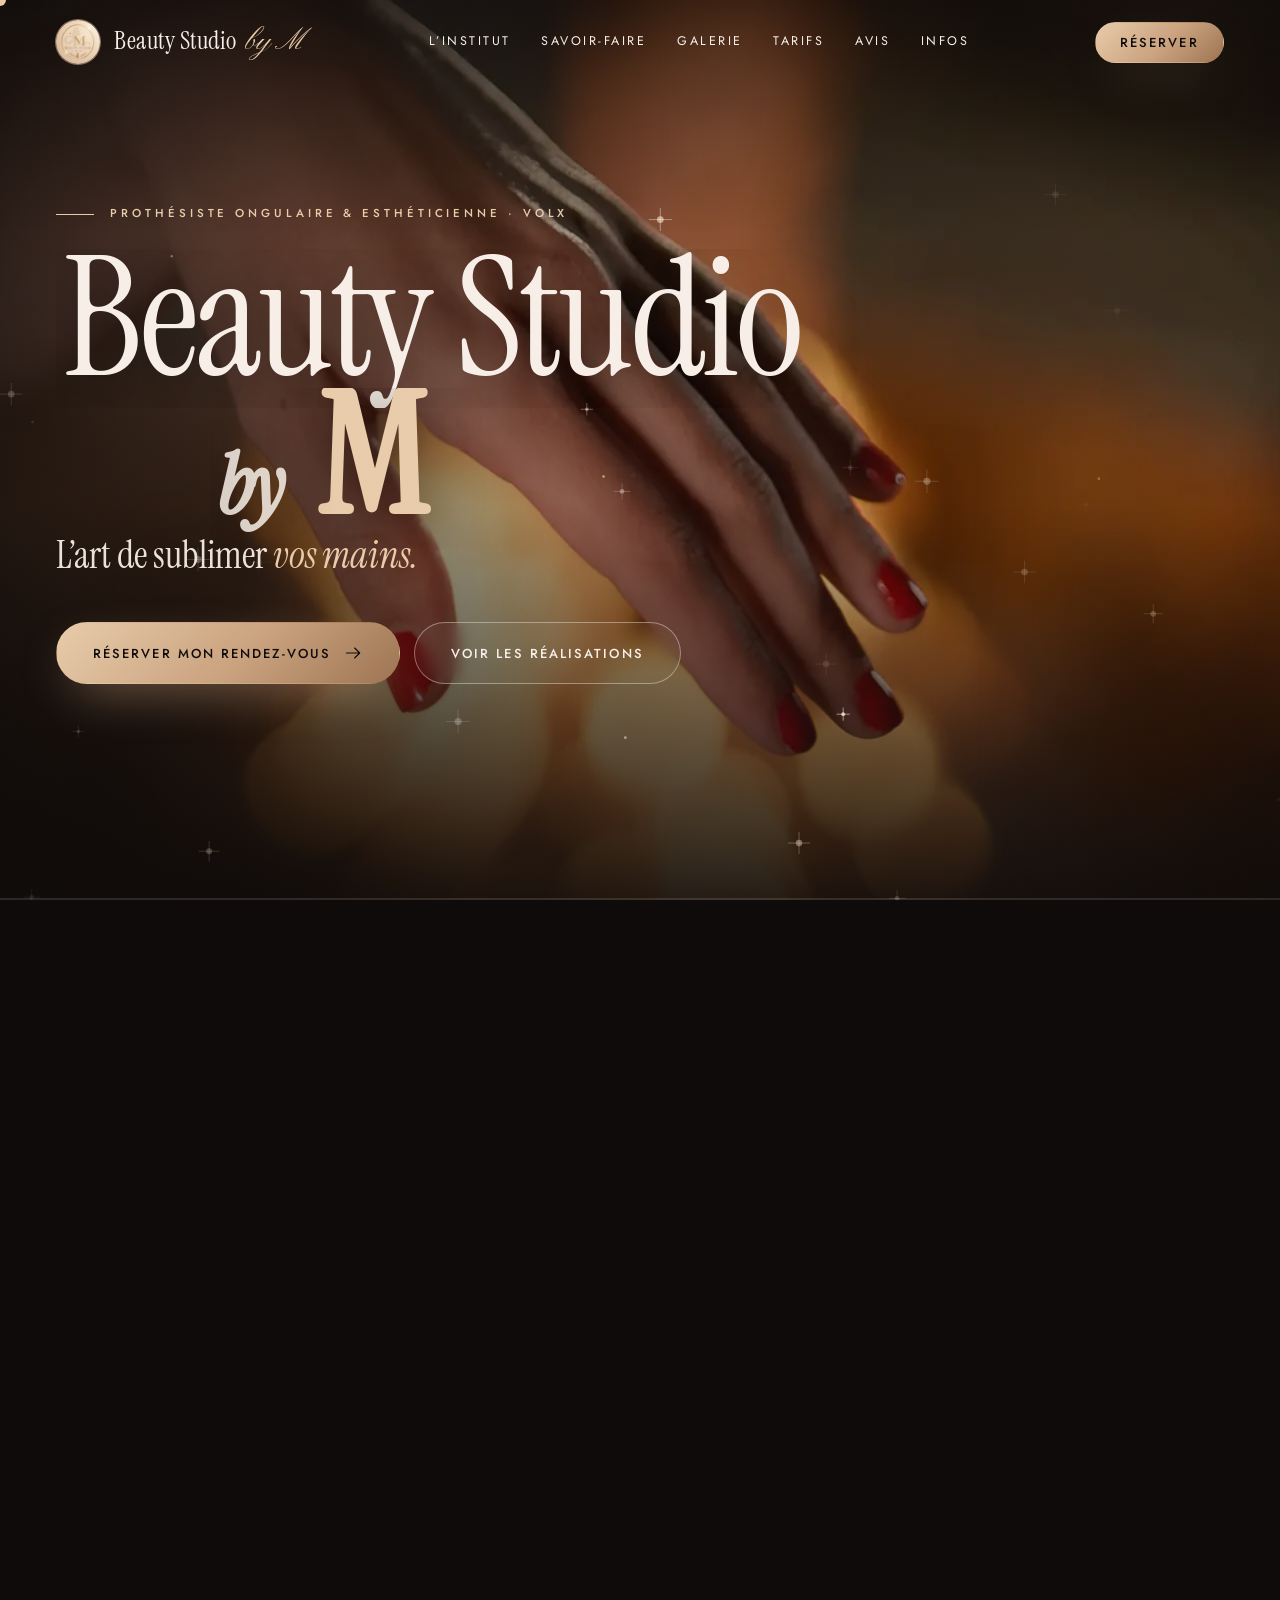
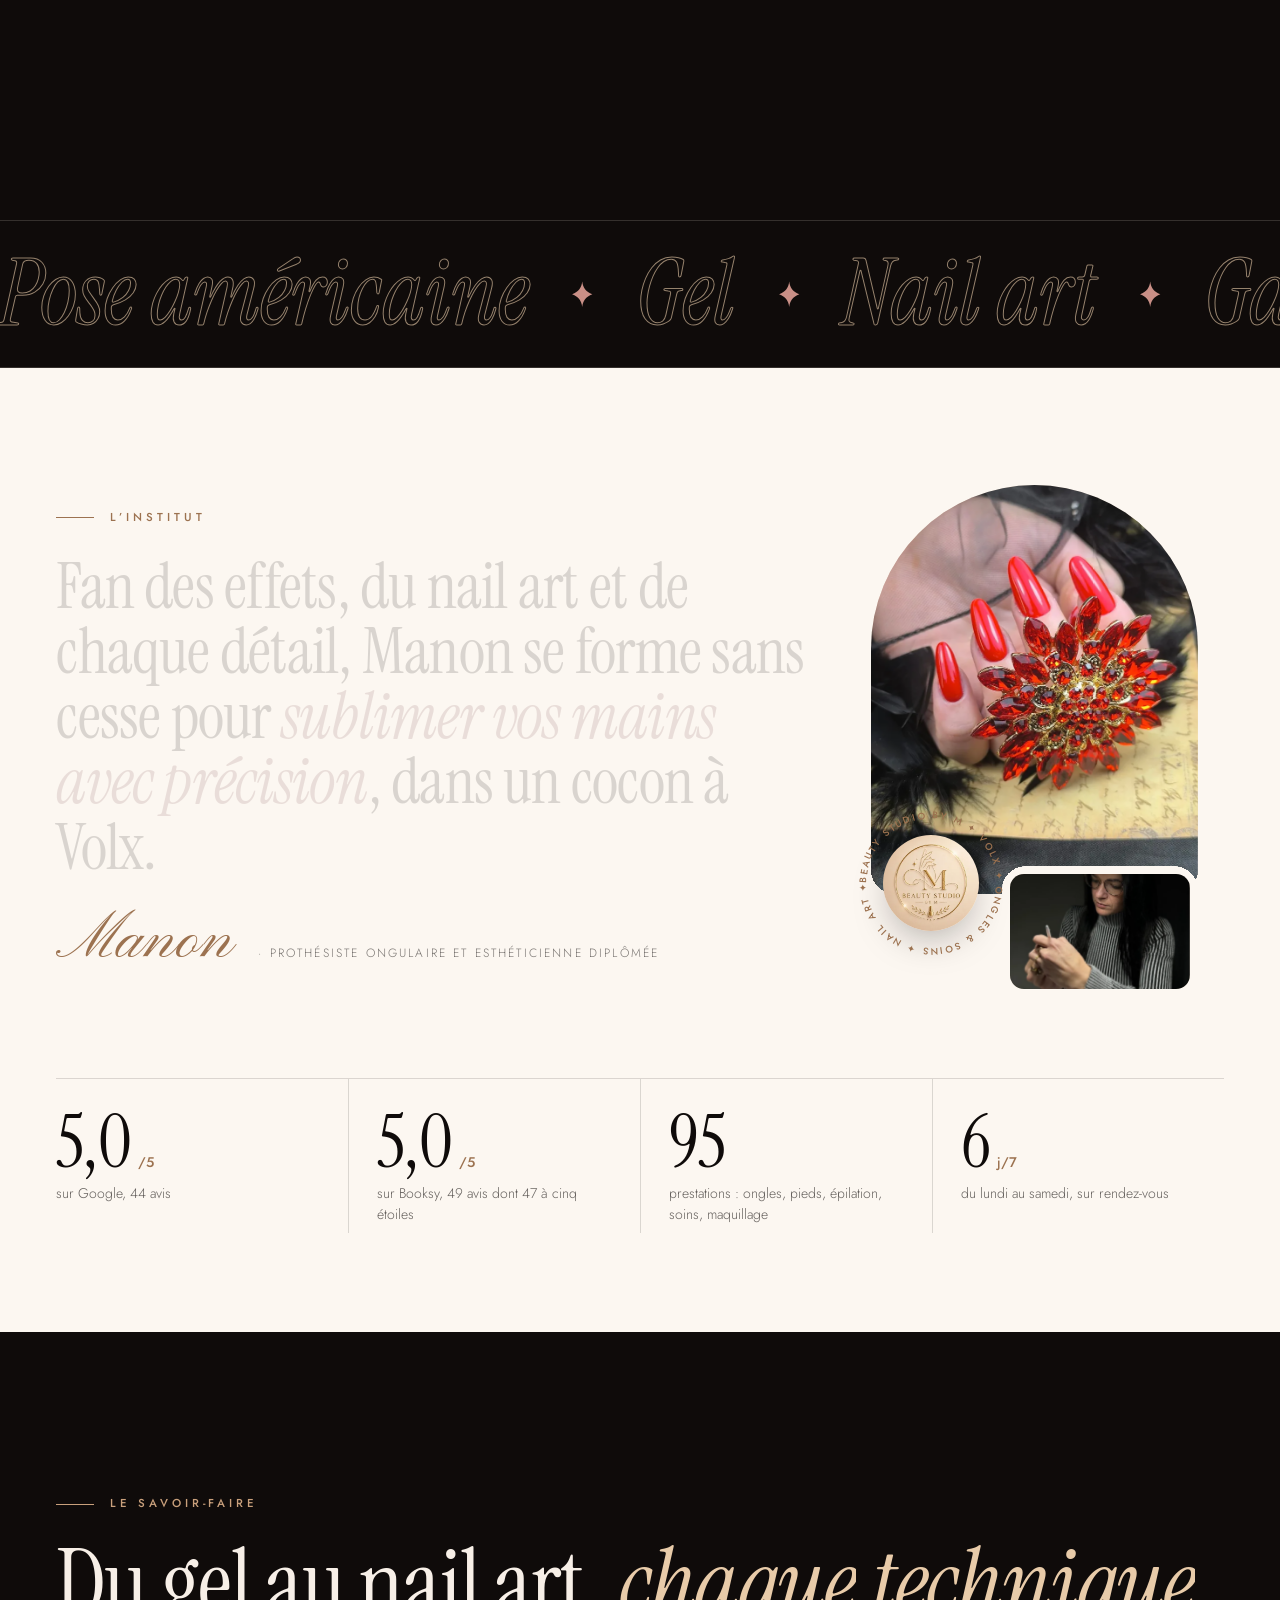
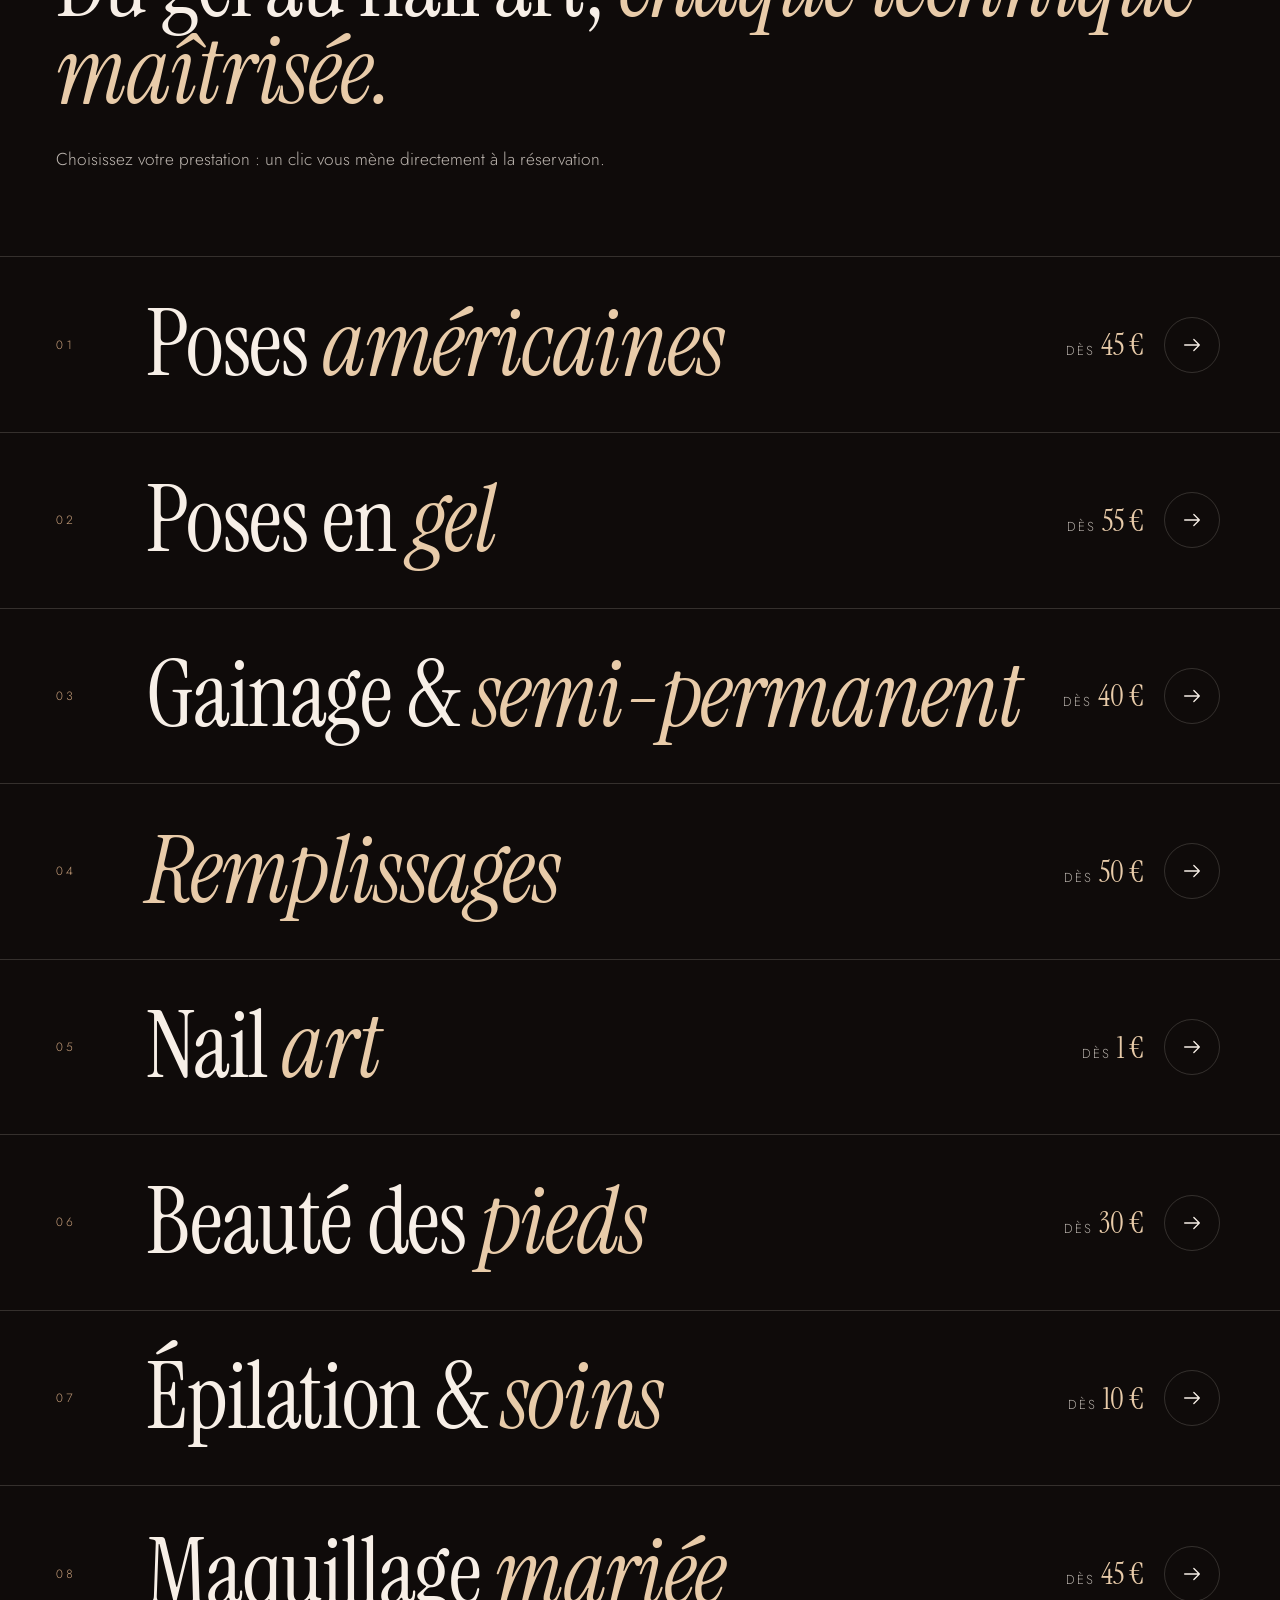
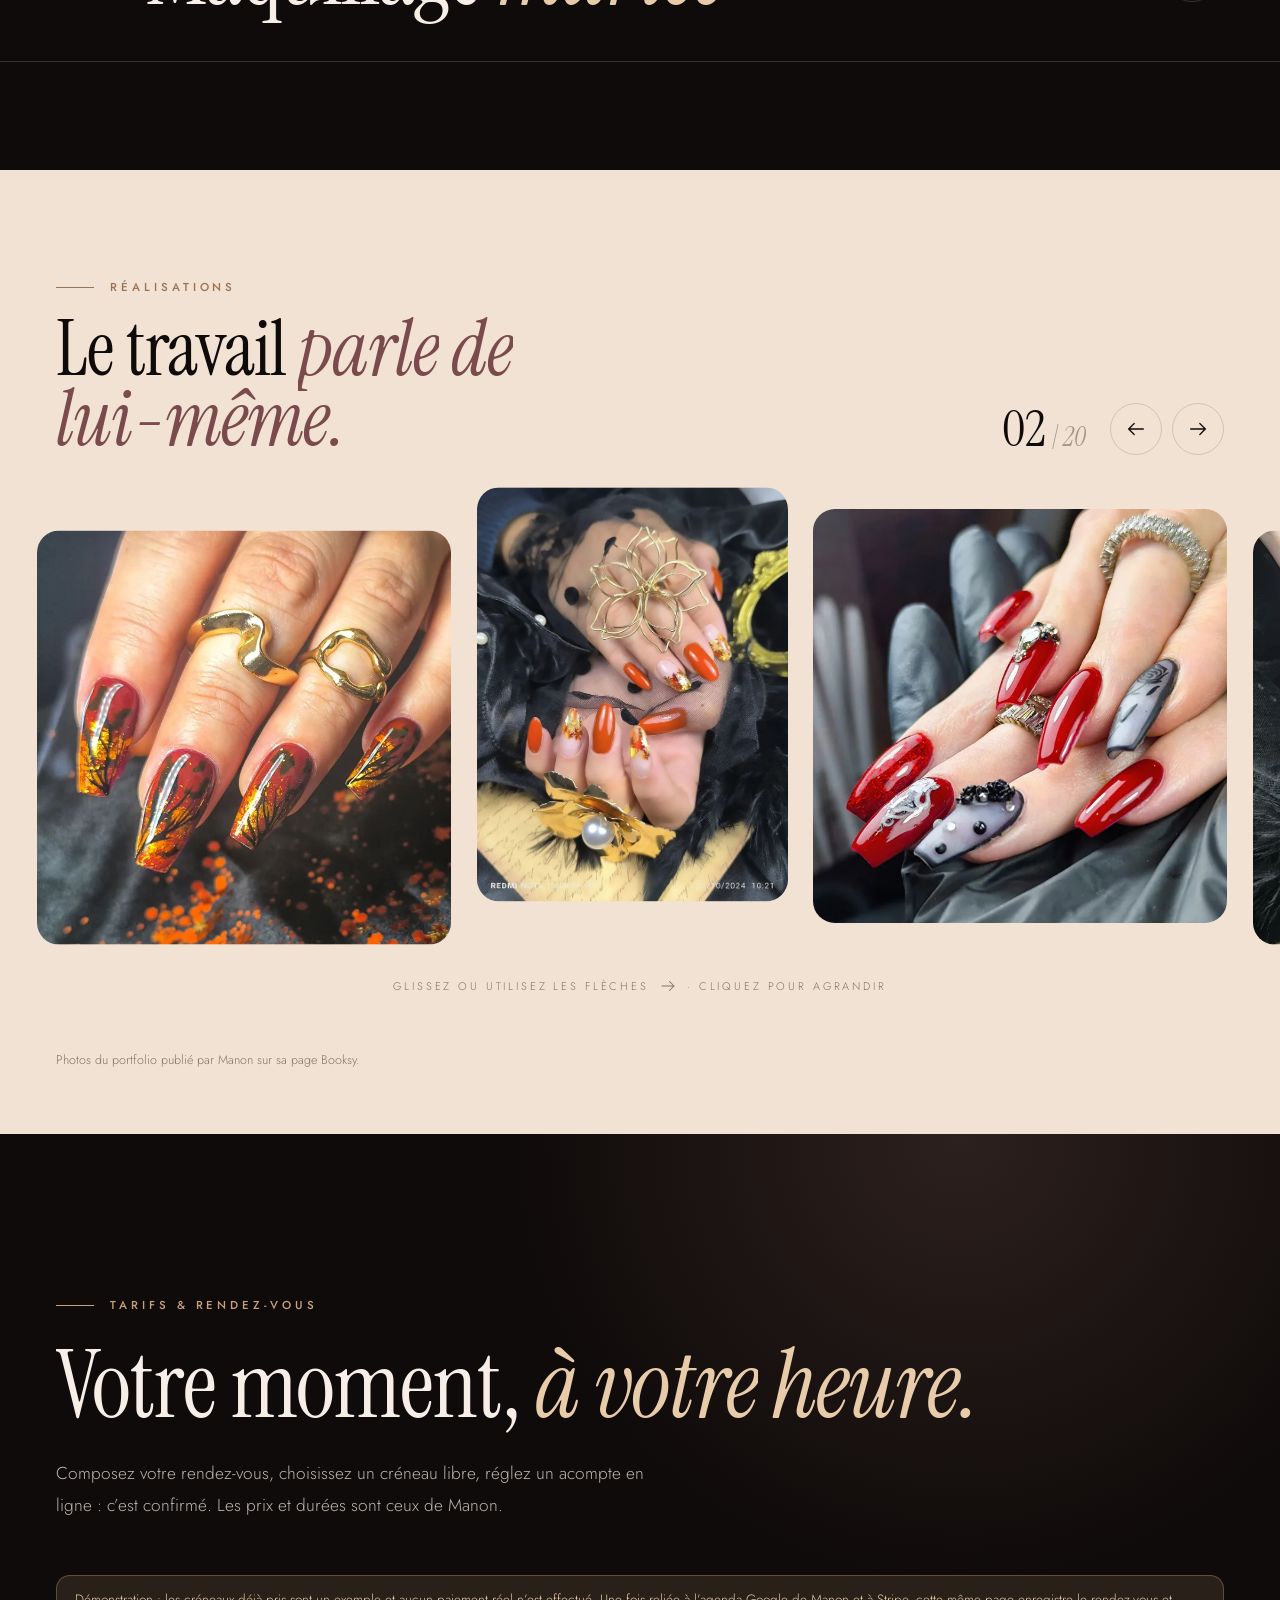
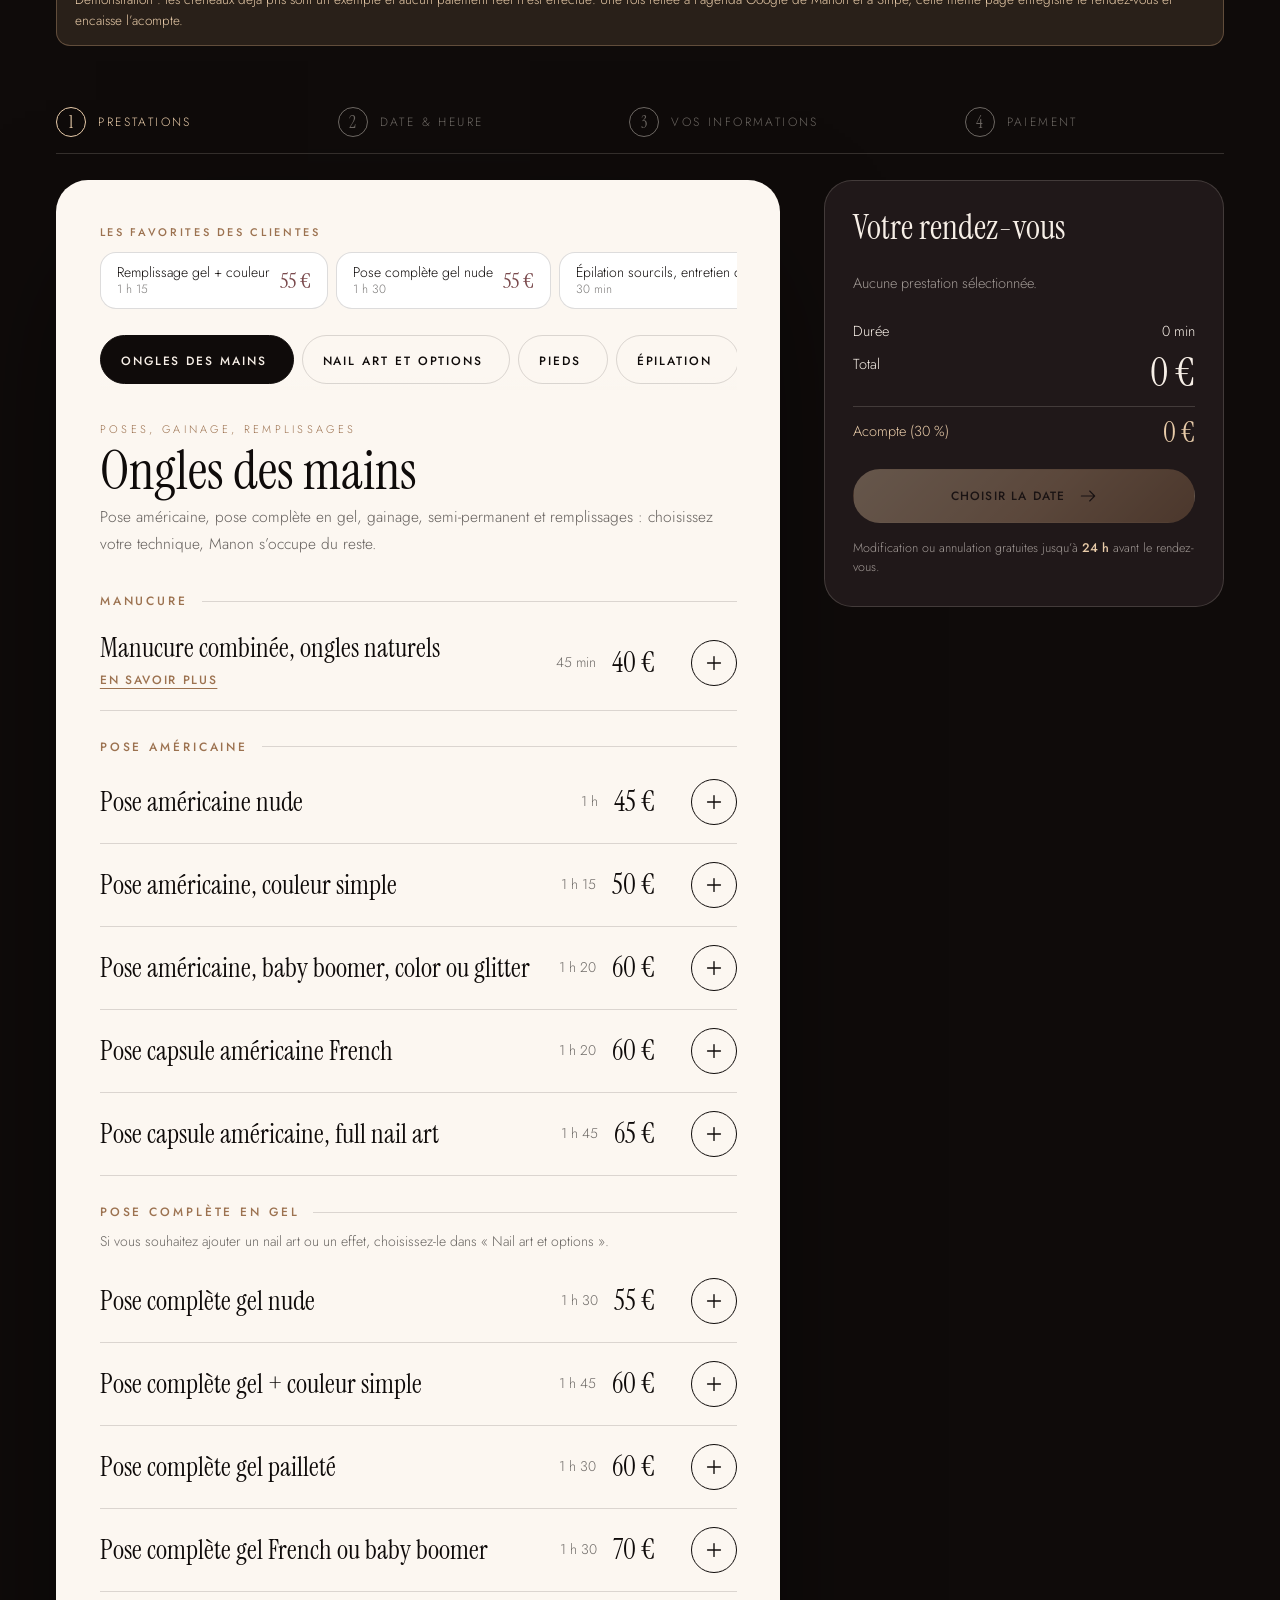
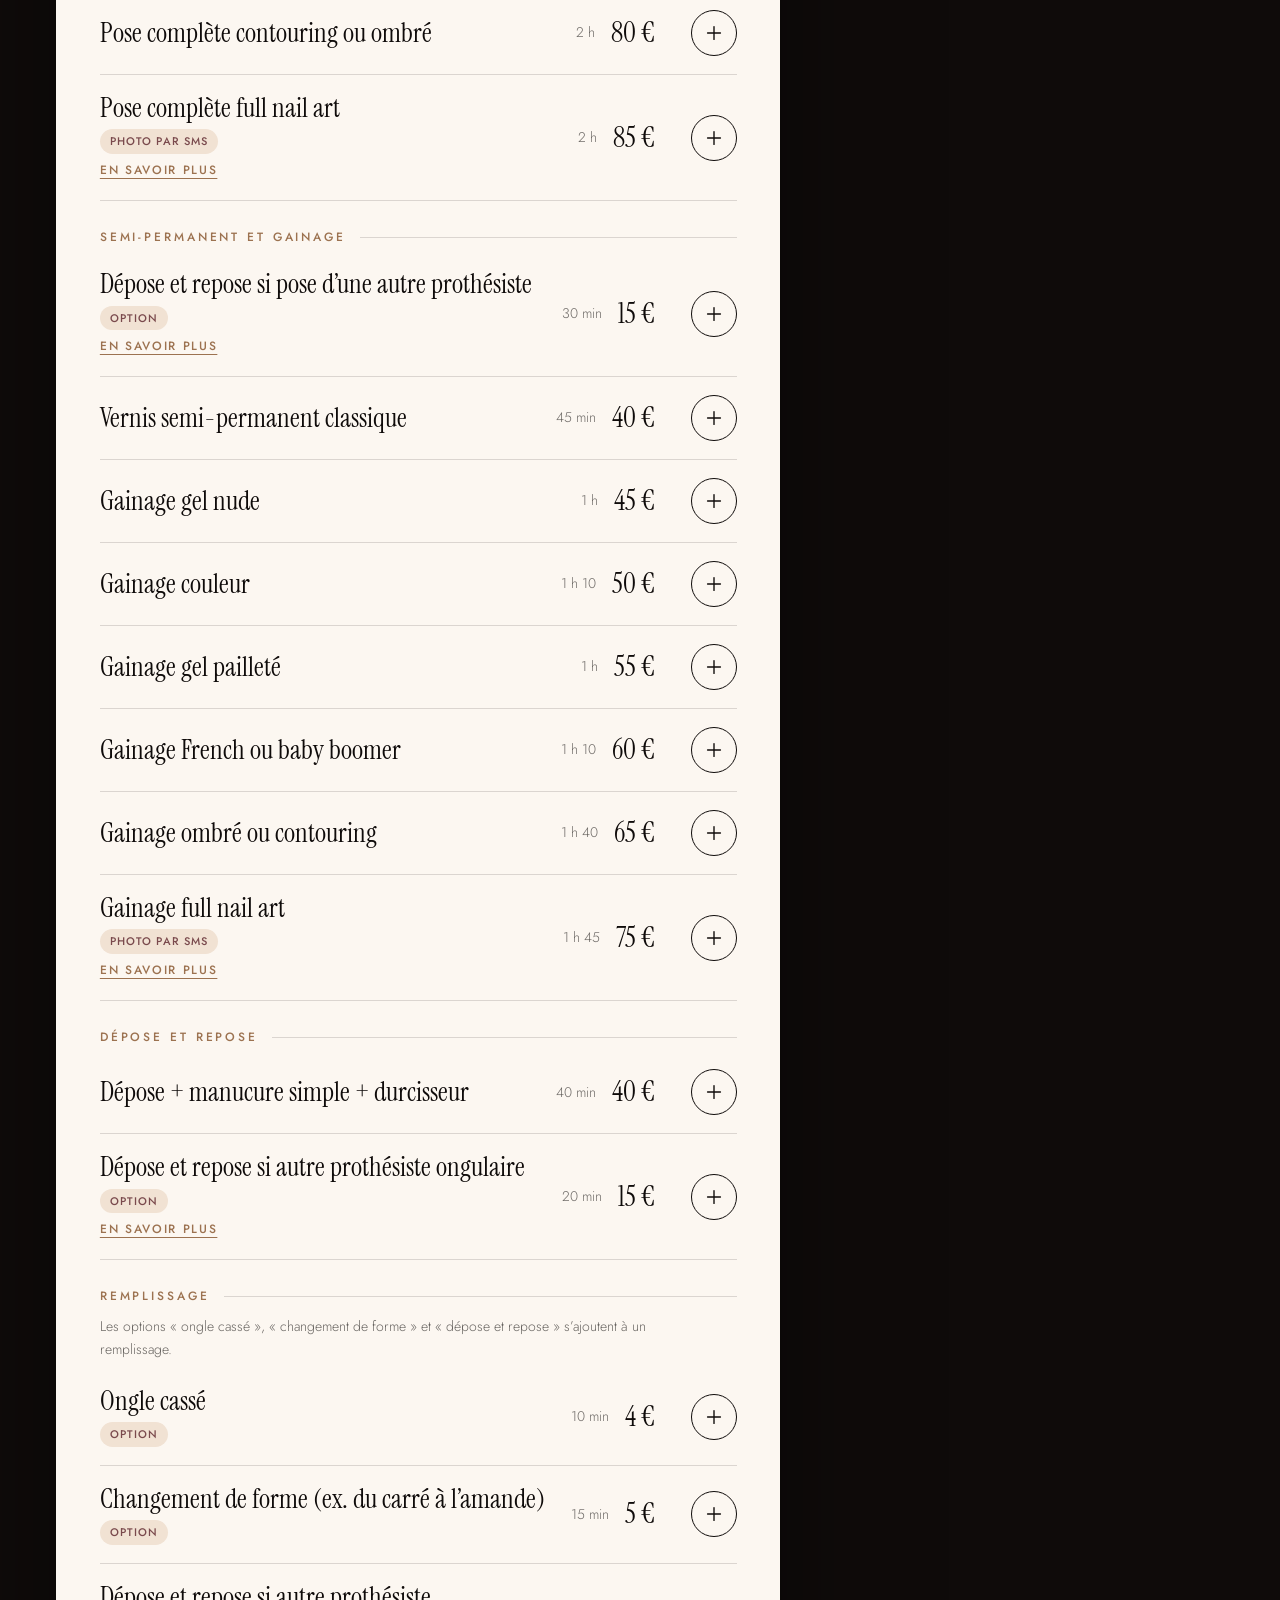
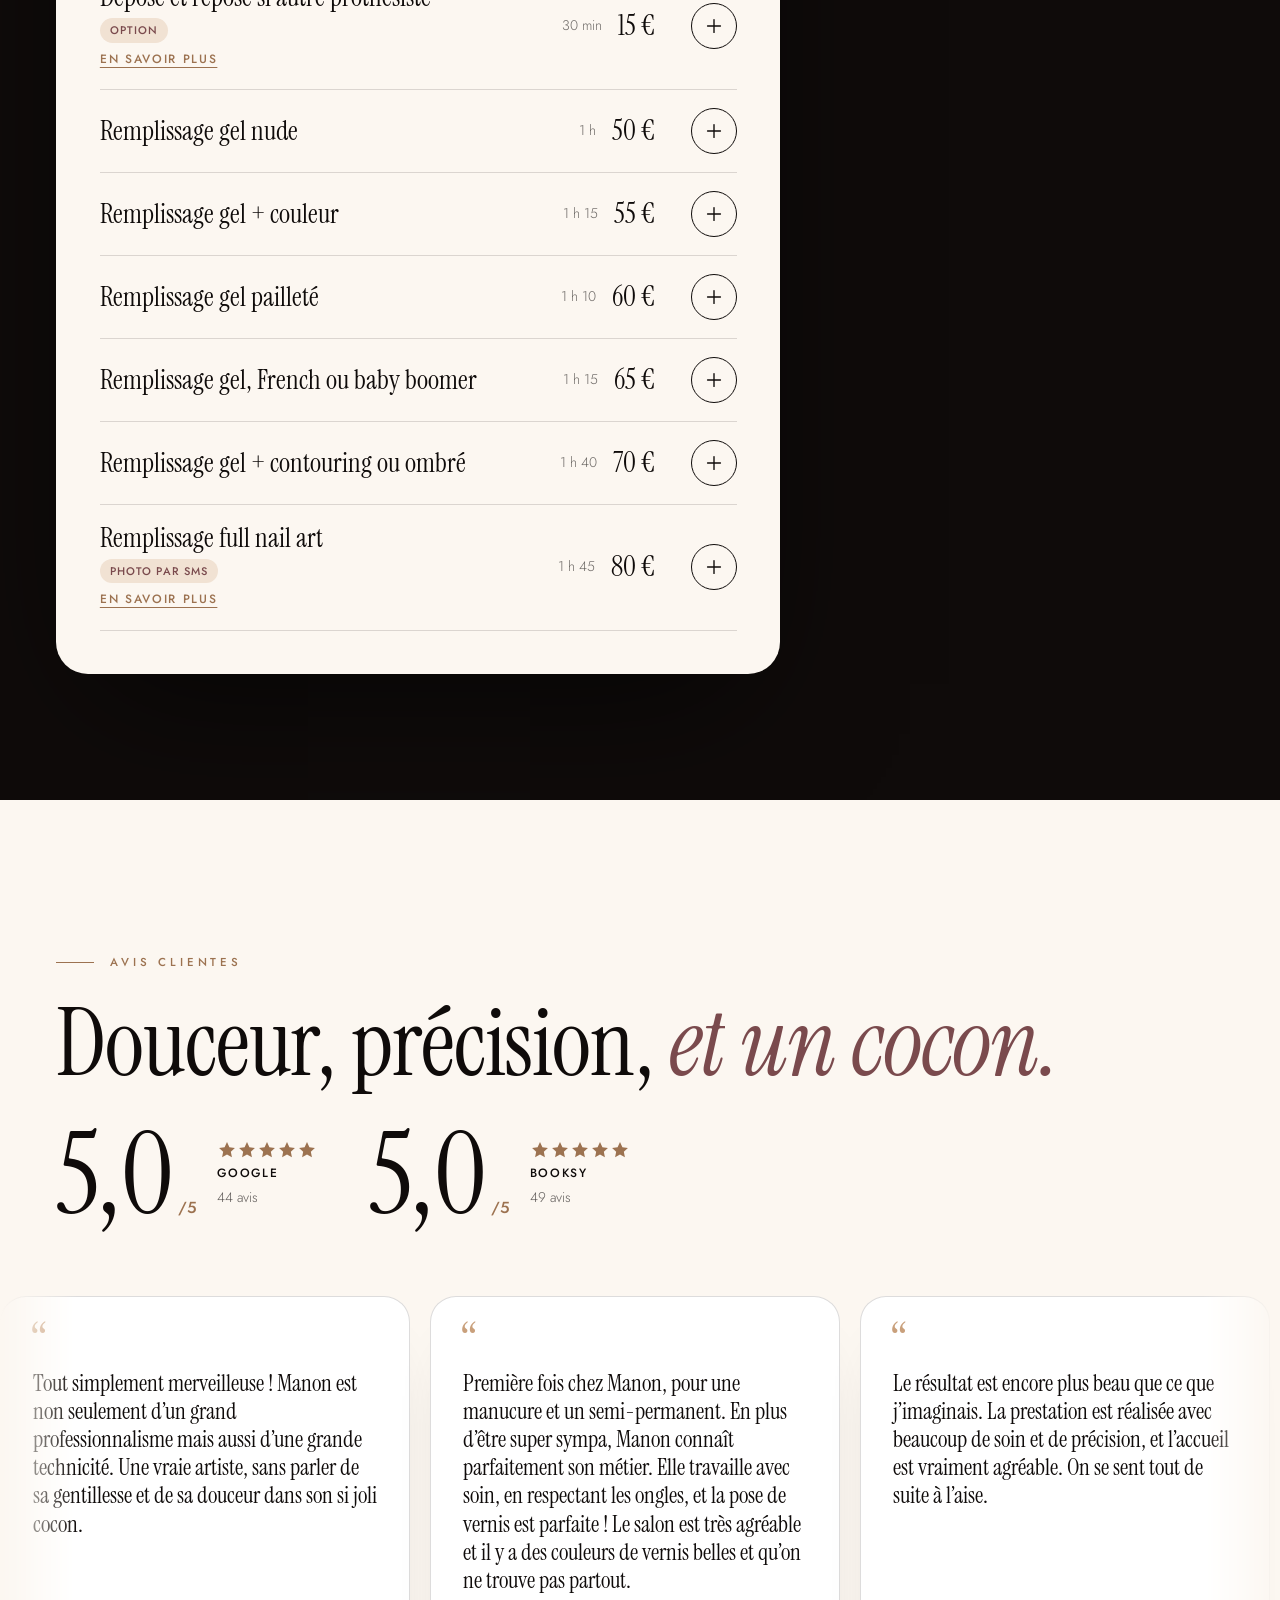
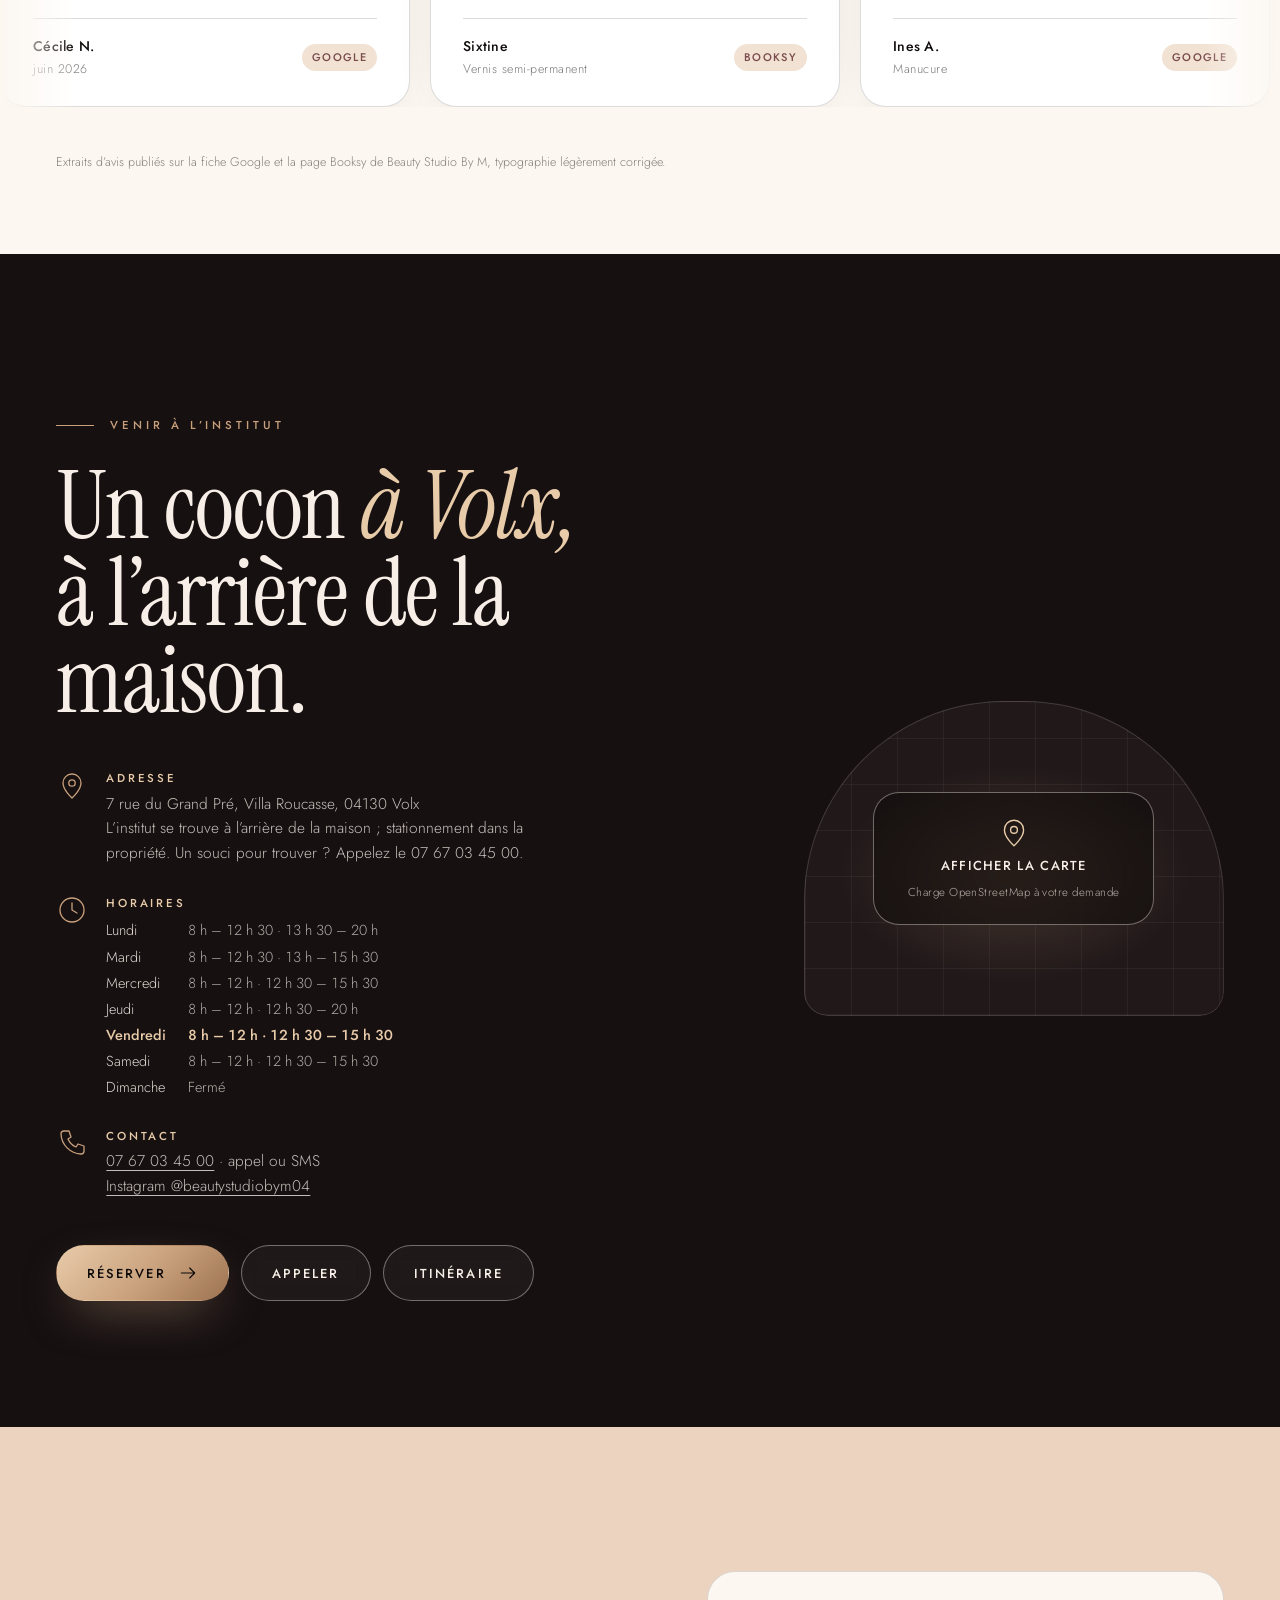
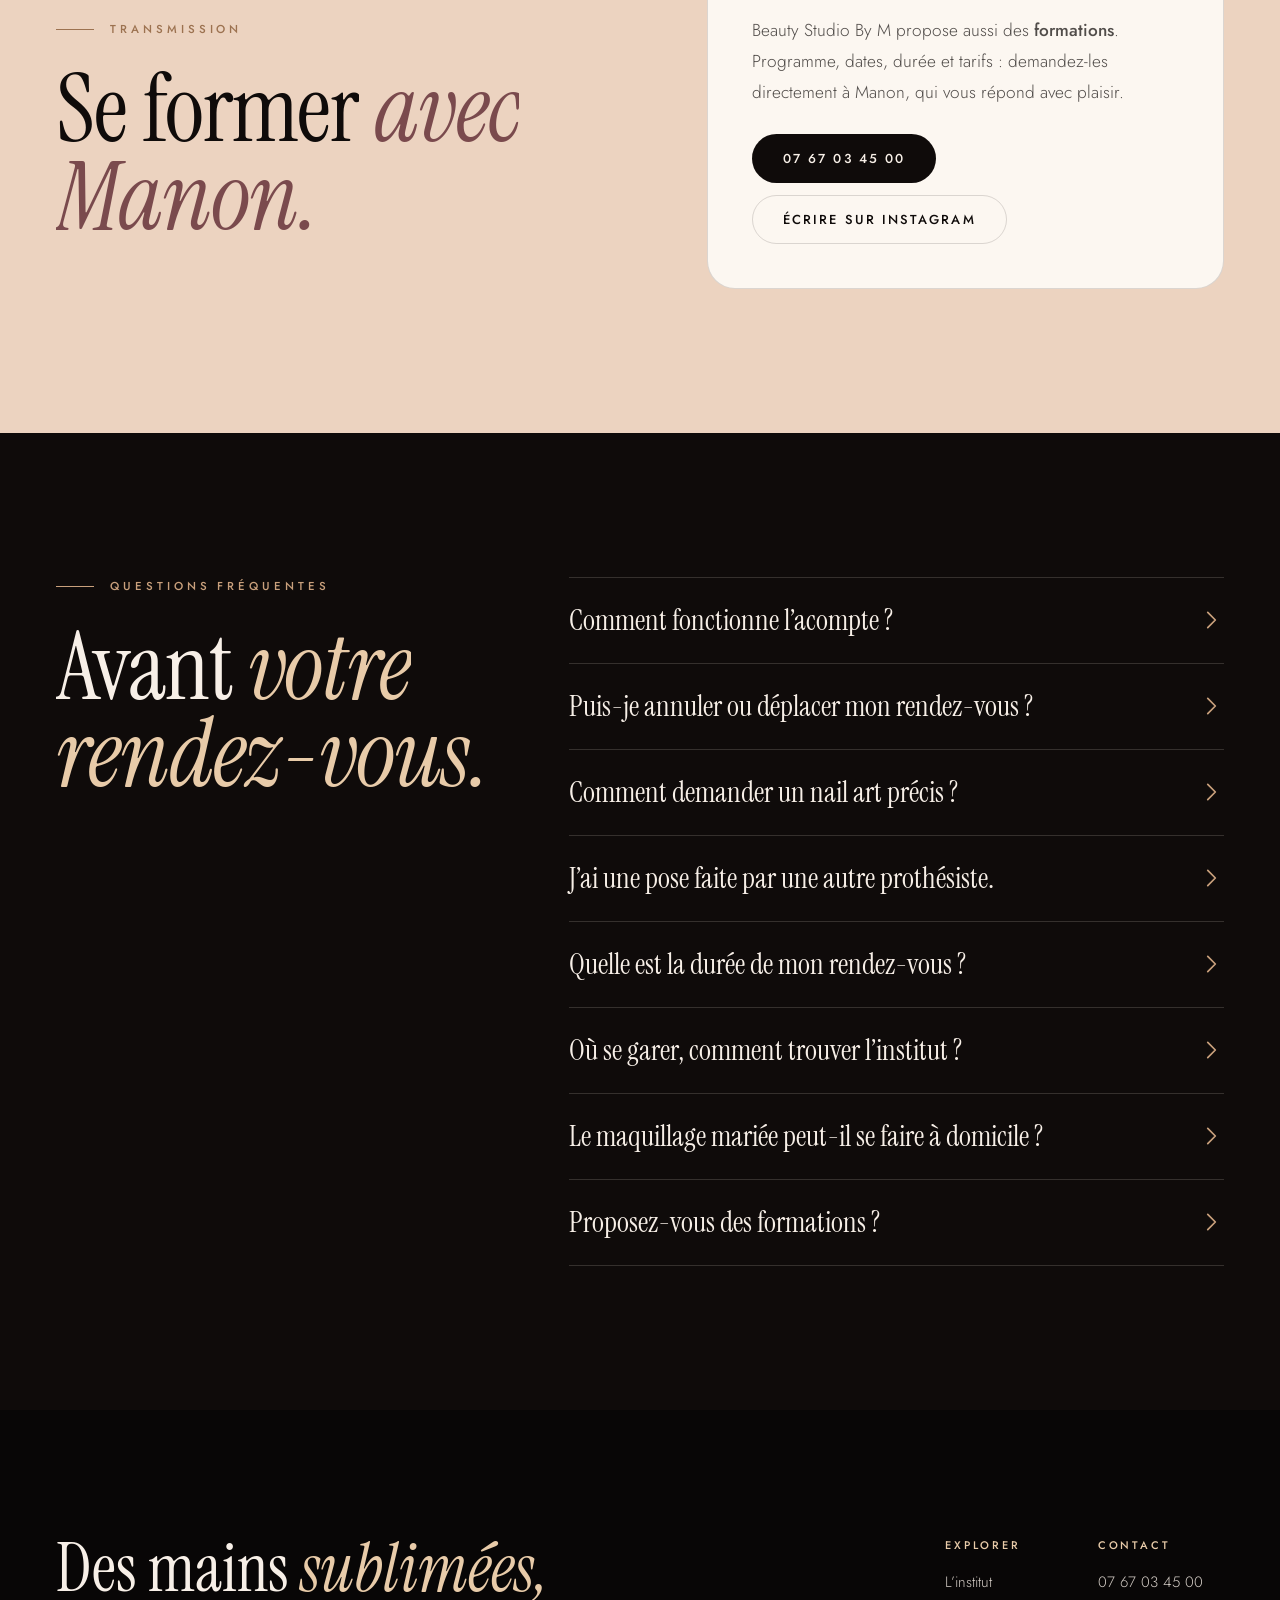
<file: index.html>
<!doctype html>
<html lang="fr">
<head>
<meta charset="utf-8">
<meta name="viewport" content="width=device-width, initial-scale=1, viewport-fit=cover">
<title>Beauty Studio By M · Prothésiste ongulaire et esthéticienne à Volx (04)</title>
<meta name="description" content="Beauty Studio By M, institut de Manon à Volx (Alpes-de-Haute-Provence) : pose gel, gainage, remplissage, semi-permanent, nail art, soins des pieds, épilation, soins du visage et maquillage mariée. Réservez et réglez votre acompte en ligne.">
<meta name="theme-color" content="#0f0b0a">
<!-- Démonstration : retirer cette ligne (et le Disallow de robots.txt) à la vraie mise en ligne -->
<meta name="robots" content="noindex, nofollow">
<meta property="og:type" content="website">
<meta property="og:title" content="Beauty Studio By M · Ongles, soins et épilation à Volx">
<meta property="og:description" content="L’art de sublimer vos mains. Prothésiste ongulaire et esthéticienne, sur rendez-vous à Volx (04).">
<meta property="og:image" content="hero-poster.webp">
<link rel="icon" href="data:image/svg+xml,%3Csvg xmlns='http://www.w3.org/2000/svg' viewBox='0 0 64 64'%3E%3Crect width='64' height='64' rx='32' fill='%230f0b0a'/%3E%3Ctext x='32' y='43' text-anchor='middle' font-family='Georgia,serif' font-style='italic' font-size='32' fill='%23d6b08a'%3EM%3C/text%3E%3C/svg%3E">
<link rel="stylesheet" href="lenis.css">
<link rel="stylesheet" href="style.css?v=4">
<script>document.documentElement.classList.add('js','is-loading');</script>
<script type="application/ld+json">
{"@context":"https://schema.org","@type":"NailSalon","name":"Beauty Studio By M","description":"Prothésiste ongulaire et esthéticienne à Volx : pose gel, gainage, nail art, épilation, soins du visage et maquillage mariée.","image":"hero-poster.webp","telephone":"+33767034500","priceRange":"€€","address":{"@type":"PostalAddress","streetAddress":"7 rue du Grand Pré","postalCode":"04130","addressLocality":"Volx","addressCountry":"FR"},"geo":{"@type":"GeoCoordinates","latitude":43.8775349,"longitude":5.8456456},"sameAs":["https://www.instagram.com/beautystudiobym04/"],"openingHoursSpecification":[{"@type":"OpeningHoursSpecification","dayOfWeek":["Monday"],"opens":"08:00","closes":"20:00"},{"@type":"OpeningHoursSpecification","dayOfWeek":["Tuesday","Wednesday","Friday","Saturday"],"opens":"08:00","closes":"15:30"},{"@type":"OpeningHoursSpecification","dayOfWeek":["Thursday"],"opens":"08:00","closes":"20:00"}]}
</script>
</head>
<body>
<a class="skip" href="#main">Aller au contenu</a>

<svg width="0" height="0" style="position:absolute" aria-hidden="true" focusable="false">
  <defs>
    <symbol id="i-arrow" viewBox="0 0 24 24"><path d="M4 12h16M14 6l6 6-6 6" fill="none" stroke="currentColor" stroke-width="1.4" stroke-linecap="round" stroke-linejoin="round"/></symbol>
    <symbol id="i-arrow-d" viewBox="0 0 24 24"><path d="M12 4v16M6 14l6 6 6-6" fill="none" stroke="currentColor" stroke-width="1.4" stroke-linecap="round" stroke-linejoin="round"/></symbol>
    <symbol id="i-check" viewBox="0 0 24 24"><path d="M5 12.5l4.5 4.5L19 7" fill="none" stroke="currentColor" stroke-width="1.8" stroke-linecap="round" stroke-linejoin="round"/></symbol>
    <symbol id="i-plus" viewBox="0 0 24 24"><path d="M12 5v14M5 12h14" fill="none" stroke="currentColor" stroke-width="1.5" stroke-linecap="round"/></symbol>
    <symbol id="i-minus" viewBox="0 0 24 24"><path d="M5 12h14" fill="none" stroke="currentColor" stroke-width="1.5" stroke-linecap="round"/></symbol>
    <symbol id="i-close" viewBox="0 0 24 24"><path d="M6 6l12 12M18 6L6 18" fill="none" stroke="currentColor" stroke-width="1.6" stroke-linecap="round"/></symbol>
    <symbol id="i-chev" viewBox="0 0 24 24"><path d="M9 5l7 7-7 7" fill="none" stroke="currentColor" stroke-width="1.6" stroke-linecap="round" stroke-linejoin="round"/></symbol>
    <symbol id="i-pin" viewBox="0 0 32 32"><path d="M16 29s9-8 9-15a9 9 0 0 0-18 0c0 7 9 15 9 15z" fill="none" stroke="currentColor" stroke-width="1.3" stroke-linejoin="round"/><circle cx="16" cy="14" r="3.2" fill="none" stroke="currentColor" stroke-width="1.3"/></symbol>
    <symbol id="i-phone" viewBox="0 0 32 32"><path d="M8 4h5l2 6-3 2a15 15 0 0 0 8 8l2-3 6 2v5a3 3 0 0 1-3 3A21 21 0 0 1 5 7a3 3 0 0 1 3-3z" fill="none" stroke="currentColor" stroke-width="1.3" stroke-linejoin="round"/></symbol>
    <symbol id="i-clock" viewBox="0 0 32 32"><circle cx="16" cy="16" r="12" fill="none" stroke="currentColor" stroke-width="1.3"/><path d="M16 9v7l5 3" fill="none" stroke="currentColor" stroke-width="1.3" stroke-linecap="round" stroke-linejoin="round"/></symbol>
    <symbol id="i-home" viewBox="0 0 32 32"><path d="M4 15L16 5l12 10M7 13v14h18V13M13 27v-8h6v8" fill="none" stroke="currentColor" stroke-width="1.3" stroke-linecap="round" stroke-linejoin="round"/></symbol>
    <symbol id="i-card" viewBox="0 0 32 32"><rect x="4" y="8" width="24" height="16" rx="3" fill="none" stroke="currentColor" stroke-width="1.3"/><path d="M4 14h24M9 20h5" fill="none" stroke="currentColor" stroke-width="1.3" stroke-linecap="round"/></symbol>
    <symbol id="i-lock" viewBox="0 0 32 32"><rect x="7" y="14" width="18" height="13" rx="3" fill="none" stroke="currentColor" stroke-width="1.3"/><path d="M11 14v-3a5 5 0 0 1 10 0v3" fill="none" stroke="currentColor" stroke-width="1.3" stroke-linecap="round"/></symbol>
    <symbol id="i-insta" viewBox="0 0 32 32"><rect x="5" y="5" width="22" height="22" rx="6.5" fill="none" stroke="currentColor" stroke-width="1.3"/><circle cx="16" cy="16" r="5.2" fill="none" stroke="currentColor" stroke-width="1.3"/><circle cx="22.2" cy="9.8" r="1.1" fill="currentColor"/></symbol>
    <symbol id="i-fb" viewBox="0 0 32 32"><path d="M18.5 27V17h3.4l.6-4h-4V10.6c0-1.2.4-2 2.1-2H22.6V5.2A27 27 0 0 0 19.6 5c-3 0-5 1.8-5 5.1V13h-3.400v4h3.400v10z" fill="none" stroke="currentColor" stroke-width="1.3" stroke-linejoin="round"/></symbol>
    <symbol id="i-sparkle" viewBox="0 0 24 24"><path d="M12 2c.6 4.800 2.700 8.100 8 10-5.300 1.900-7.400 5.200-8 10-.6-4.800-2.700-8.100-8-10 5.300-1.900 7.400-5.200 8-10z" fill="currentColor"/></symbol>
  </defs>
</svg>

<!-- ============ Préchargement ============ -->
<div class="loader" id="loader" role="status" aria-live="polite">
  <div class="loader__inner">
    <div class="loader__disc" aria-hidden="true"><img src="logo-360.webp" alt="" width="360" height="360"><i></i></div>
    <p class="loader__name"><span>Beauty Studio</span> <em>by M</em></p>
    <p class="loader__sub">Prothésiste ongulaire · Volx</p>
    <div class="loader__bar"><i id="loaderFill"></i></div>
    <p class="loader__pct" id="loaderPct" aria-hidden="true">0</p>
  </div>
</div>

<!-- ============ En-tête ============ -->
<header class="head" id="head">
  <a class="brand" href="#accueil" aria-label="Beauty Studio By M, retour à l’accueil">
    <span class="brand__disc"><img src="logo-360.webp" alt="" width="360" height="360"></span>
    <span class="brand__txt"><b>Beauty Studio</b><em>by M</em></span>
  </a>
  <nav class="nav" aria-label="Navigation principale">
    <a href="#institut">L’institut</a>
    <a href="#savoir-faire">Savoir-faire</a>
    <a href="#galerie">Galerie</a>
    <a href="#reserver">Tarifs</a>
    <a href="#avis">Avis</a>
    <a href="#infos">Infos</a>
  </nav>
  <a class="btn btn--gold head__cta" href="#reserver" data-magnetic><span>Réserver</span></a>
  <button class="burger" id="burger" aria-label="Ouvrir le menu" aria-expanded="false" aria-controls="menu"><i></i><i></i></button>
</header>
<div class="menu" id="menu" aria-hidden="true">
  <nav aria-label="Menu mobile">
    <a href="#institut">L’institut</a>
    <a href="#savoir-faire">Savoir-faire</a>
    <a href="#galerie">Galerie</a>
    <a href="#reserver">Tarifs</a>
    <a href="#avis">Avis</a>
    <a href="#infos">Infos</a>
    <a href="#reserver" class="menu__cta">Réserver <svg aria-hidden="true"><use href="#i-arrow"/></svg></a>
  </nav>
  <p class="menu__foot"><a href="tel:+33767034500">07 67 03 45 00</a><br>7 rue du Grand Pré · Volx (04)</p>
</div>

<main id="main">

<!-- ============ HÉROS : la vidéo avance avec le défilement ============ -->
<section class="hero" id="accueil" aria-label="Présentation">
  <div class="hero__pin" id="heroPin">
    <div class="hero__media" aria-hidden="true">
      <img class="hero__poster" id="heroPoster" src="hero-poster.webp" alt="" width="1600" height="900" fetchpriority="high">
      <canvas class="hero__canvas" id="heroCanvas"></canvas>
      <div class="hero__shade"></div>
      <div class="hero__vignette"></div>
      <canvas class="hero__glints" id="glints"></canvas>
    </div>

    <div class="hero__ui">
      <div class="hero__scene hero__scene--1" id="scene1">
        <p class="kicker hero__kicker">Prothésiste ongulaire &amp; esthéticienne · Volx</p>
        <h1 class="hero__title" aria-label="Beauty Studio By M"><span class="hero__t1">Beauty Studio</span><span class="hero__t2"><em>by</em> M</span></h1>
        <p class="hero__lead">L’art de sublimer <em>vos mains.</em></p>
        <div class="hero__cta">
          <a class="btn btn--gold btn--lg" href="#reserver" data-magnetic><span>Réserver mon rendez-vous</span><svg aria-hidden="true"><use href="#i-arrow"/></svg></a>
          <a class="btn btn--line btn--lg" href="#galerie"><span>Voir les réalisations</span></a>
        </div>
      </div>
      <div class="hero__scene hero__scene--2" id="scene2" aria-hidden="true">
        <p class="hero__big">Chaque ongle, <em>une œuvre.</em></p>
      </div>
      <div class="hero__scene hero__scene--3" id="scene3">
        <ul class="hero__words" aria-label="Spécialités">
          <li>Gel</li><li>Nail art</li><li>Soins</li><li>Épilation</li>
        </ul>
        <p class="hero__sub">Sur rendez-vous, dans un cocon à Volx.</p>
        <a class="btn btn--gold btn--lg" href="#reserver" data-magnetic><span>Choisir mon créneau</span><svg aria-hidden="true"><use href="#i-arrow"/></svg></a>
      </div>
    </div>

    <div class="hero__foot">
      <p class="hero__rate"><span class="stars" aria-hidden="true"></span> <b>5,0</b> <span>Google · 44 avis<br>Booksy · 49 avis</span></p>
      <a class="hero__scroll" href="#institut" aria-label="Faire défiler"><span>Faire défiler</span><i></i></a>
      <p class="hero__loc"><svg aria-hidden="true"><use href="#i-pin"/></svg>7 rue du Grand Pré, Volx</p>
    </div>
    <div class="hero__progress" aria-hidden="true"><i id="heroBar"></i></div>
  </div>
</section>

<div class="marquee" aria-hidden="true">
  <div class="marquee__row" id="marquee"></div>
</div>

<!-- ============ L'institut ============ -->
<section class="manifest" id="institut" aria-labelledby="manif-titre">
  <div class="wrap manifest__grid">
    <div class="manifest__txt">
      <p class="label" data-reveal>L’institut</p>
      <h2 id="manif-titre" class="sr-only">Manon, prothésiste ongulaire et esthéticienne</h2>
      <p class="manifest__quote" id="manifesto">Fan des effets, du nail art et de chaque détail, Manon se forme sans cesse pour <em>sublimer vos mains avec précision</em>, dans un cocon à Volx.</p>
      <p class="manifest__sig" data-reveal>Manon <span>· prothésiste ongulaire et esthéticienne diplômée</span></p>
    </div>
    <div class="manifest__imgs">
      <figure class="frame frame--tall" data-reveal="clip"><img data-parallax src="manifeste-800.webp" srcset="manifeste-800.webp 800w, manifeste-1400.webp 1400w" sizes="(max-width:900px) 90vw, 36vw" width="1400" height="1867" alt="Ongles rouges et broche de cristaux orange posée sur des plumes noires" loading="lazy" decoding="async"></figure>
      <figure class="frame frame--small" data-reveal="clip"><img data-parallax src="manon-800.webp" srcset="manon-800.webp 800w, manon-1200.webp 1200w" sizes="(max-width:900px) 50vw, 18vw" width="1200" height="800" alt="Manon, prothésiste ongulaire, au travail" loading="lazy" decoding="async"></figure>
      <div class="seal" aria-hidden="true">
        <svg viewBox="0 0 200 200"><defs><path id="sealPath" d="M100,100 m-78,0 a78,78 0 1,1 156,0 a78,78 0 1,1 -156,0"/></defs><text><textPath href="#sealPath" startOffset="0">Beauty Studio by M ✦ Volx ✦ Ongles &amp; soins ✦ Nail art ✦ </textPath></text></svg>
        <img src="logo-360.webp" alt="" width="360" height="360">
      </div>
    </div>
  </div>
  <div class="wrap manifest__stats"><ul class="stats" data-reveal>
        <li><strong><span data-count="5" data-dec="1">5,0</span><small>/5</small></strong><span>sur Google, 44 avis</span></li>
        <li><strong><span data-count="5" data-dec="1">5,0</span><small>/5</small></strong><span>sur Booksy, 49 avis dont 47 à cinq étoiles</span></li>
        <li><strong><span data-count="95" id="statCount">95</span></strong><span>prestations : ongles, pieds, épilation, soins, maquillage</span></li>
        <li><strong><span data-count="6">6</span><small>j/7</small></strong><span>du lundi au samedi, sur rendez-vous</span></li>
      </ul></div>
</section>

<!-- ============ Savoir-faire ============ -->
<section class="know" id="savoir-faire" aria-labelledby="know-titre">
  <div class="wrap know__head">
    <p class="label label--gold" data-reveal>Le savoir-faire</p>
    <h2 id="know-titre" class="h2" data-split>Du gel au nail art, <em>chaque technique maîtrisée.</em></h2>
    <p class="lead" data-reveal>Choisissez votre prestation : un clic vous mène directement à la réservation.</p>
  </div>
  <ol class="know__list" id="knowList" aria-label="Prestations signature"></ol>
  <div class="know__float" id="knowFloat" aria-hidden="true"><img alt="" width="640" height="640"></div>
</section>

<!-- ============ Galerie : défilement horizontal ============ -->
<section class="gal" id="galerie" aria-labelledby="gal-titre">
  <div class="gal__pin" id="galPin">
    <div class="gal__head wrap">
      <div>
        <p class="label" data-reveal>Réalisations</p>
        <h2 id="gal-titre" class="h2 h2--dark" data-split>Le travail <em>parle de lui-même.</em></h2>
      </div>
      <div class="gal__ctrl"><p class="gal__count" aria-hidden="true"><b id="galNow">01</b><span>/ <i id="galTot">20</i></span></p><button type="button" class="gal__btn" id="galPrev" aria-label="Photos précédentes"><svg aria-hidden="true"><use href="#i-arrow"/></svg></button><button type="button" class="gal__btn" id="galNext" aria-label="Photos suivantes"><svg aria-hidden="true"><use href="#i-arrow"/></svg></button></div>
    </div>
    <div class="gal__viewport" id="galViewport">
      <div class="gal__track" id="galTrack"></div>
    </div>
    <p class="gal__hint">Glissez ou utilisez les flèches <svg aria-hidden="true"><use href="#i-arrow"/></svg> · cliquez pour agrandir</p>
  </div>
  <p class="wrap gal__note">Photos du portfolio publié par Manon sur sa page Booksy.</p>
</section>

<!-- ============ Prestations et réservation ============ -->
<section class="book" id="reserver" aria-labelledby="book-titre">
  <div class="wrap">
    <div class="book__intro">
      <p class="label label--gold" data-reveal>Tarifs &amp; rendez-vous</p>
      <h2 id="book-titre" class="h2" data-split>Votre moment, <em>à votre heure.</em></h2>
      <p class="lead" data-reveal>Composez votre rendez-vous, choisissez un créneau libre, réglez un acompte en ligne : c’est confirmé. Les prix et durées sont ceux de Manon.</p>
    </div>

    <div class="demo-banner" id="demoBanner" hidden>Démonstration : les créneaux déjà pris sont un exemple et aucun paiement réel n’est effectué. Une fois reliée à l’agenda Google de Manon et à Stripe, cette même page enregistre le rendez-vous et encaisse l’acompte.</div>

    <ol class="stepper" id="stepper" aria-label="Étapes de la réservation">
      <li data-s="1" class="is-on"><span>1</span> Prestations</li>
      <li data-s="2"><span>2</span> Date &amp; heure</li>
      <li data-s="3"><span>3</span> Vos informations</li>
      <li data-s="4"><span>4</span> Paiement</li>
    </ol>

    <div class="flow">
      <div class="flow__main" id="flowMain">

        <!-- étape 1 -->
        <section class="step is-on" data-step="1" aria-label="Choix des prestations">
          <div class="favs" id="favsWrap">
            <p class="favs__t">Les favorites des clientes</p>
            <div class="favs__row" id="favs"></div>
          </div>
          <div class="tabs" id="tabs" role="tablist" aria-label="Catégories de prestations"></div>
          <div class="menu-list" id="menuList"></div>
        </section>

        <!-- étape 2 -->
        <section class="step" data-step="2" aria-label="Choix de la date et de l’heure" hidden>
          <div class="first" id="firstBox" hidden>
            <span class="first__ic"><svg aria-hidden="true"><use href="#i-sparkle"/></svg></span>
            <p><b>Premier créneau libre</b><span id="firstTxt"></span></p>
            <button type="button" class="btn btn--dark" id="firstBtn"><span>Le choisir</span></button>
          </div>
          <div class="cal-wrap">
            <div class="cal" id="cal">
              <div class="cal__head">
                <button type="button" class="cal__nav" id="calPrev" aria-label="Mois précédent"><svg aria-hidden="true"><use href="#i-chev"/></svg></button>
                <h3 id="calTitle">Octobre 2026</h3>
                <button type="button" class="cal__nav cal__nav--next" id="calNext" aria-label="Mois suivant"><svg aria-hidden="true"><use href="#i-chev"/></svg></button>
              </div>
              <div class="cal__dow" aria-hidden="true"><span>lu</span><span>ma</span><span>me</span><span>je</span><span>ve</span><span>sa</span><span>di</span></div>
              <div class="cal__days" id="calDays" role="grid"></div>
              <p class="cal__legend"><i class="lg lg--open"></i>Jour avec créneaux <i class="lg lg--closed"></i>Fermé ou complet</p>
            </div>
            <div class="slots">
              <h3 id="slotsTitle">Choisissez un jour</h3>
              <p class="slots__sub" id="slotsSub">Les horaires proposés tiennent compte de la durée de votre rendez-vous.</p>
              <div class="slots__body" id="slotsGrid" role="listbox" aria-label="Créneaux disponibles"></div>
            </div>
          </div>
        </section>

        <!-- étape 3 -->
        <section class="step" data-step="3" aria-label="Vos informations" hidden>
          <form class="infos" id="infoForm" novalidate autocomplete="on">
            <div class="smsnote" id="smsNote" hidden>
              <svg aria-hidden="true"><use href="#i-phone"/></svg>
              <p><b>Nail art sur mesure :</b> envoyez la photo de votre inspiration par SMS au <a href="tel:+33767034500">07 67 03 45 00</a> avant le rendez-vous, Manon la valide avec vous.</p>
            </div>
            <div class="infos__grid">
              <label class="fld"><span>Prénom</span><input id="fFirst" name="given-name" type="text" autocomplete="given-name" required placeholder="Camille"><em class="err" data-err="first"></em></label>
              <label class="fld"><span>Nom</span><input id="fLast" name="family-name" type="text" autocomplete="family-name" required placeholder="Martin"><em class="err" data-err="last"></em></label>
              <label class="fld"><span>E-mail</span><input id="fEmail" name="email" type="email" autocomplete="email" required placeholder="camille@exemple.fr"><em class="err" data-err="email"></em></label>
              <label class="fld"><span>Téléphone</span><input id="fPhone" name="tel" type="tel" autocomplete="tel" required placeholder="06 12 34 56 78"><em class="err" data-err="phone"></em></label>
              <fieldset class="fld fld--full radios"><legend>Première visite à l’institut ?</legend>
                <label><input type="radio" name="visit" value="new" checked><span>Oui, première fois</span></label>
                <label><input type="radio" name="visit" value="back"><span>Non, déjà cliente</span></label>
              </fieldset>
              <label class="fld fld--full"><span>Un mot pour Manon <small>(forme et couleur souhaitées, allergies, questions : facultatif)</small></span><textarea id="fMsg" rows="3" maxlength="600" placeholder="Dites-lui ce qui compte pour vous…"></textarea></label>
              <input class="hp" type="text" id="fHp" tabindex="-1" autocomplete="off" aria-hidden="true">
            </div>
            <label class="consent"><input type="checkbox" id="fCgv" required><span>Je comprends que l’acompte de <span data-pct>30</span> % est <b>non restitué en cas d’annulation ou de déplacement moins de <span data-delay>24 h</span> avant</b> le rendez-vous (ou de retard de plus de 15 minutes), et j’accepte que mes informations servent à traiter ma réservation (<a href="mentions-legales.html#donnees" target="_blank" rel="noopener">mentions légales</a>).</span><em class="err" data-err="cgv"></em></label>
          </form>
        </section>

        <!-- étape 4 -->
        <section class="step" data-step="4" aria-label="Paiement" hidden>
          <div class="pay">
            <div class="pay__card">
              <fieldset class="paychoice" id="payChoice">
                <legend class="sr-only">Montant à régler maintenant</legend>
                <label class="paychoice__opt is-on"><input type="radio" name="pay" value="deposit" checked><span><b>Acompte</b><small id="optDeposit">30 %</small></span></label>
                <label class="paychoice__opt"><input type="radio" name="pay" value="full"><span><b>Totalité</b><small id="optFull">tout régler</small></span></label>
              </fieldset>
              <p class="pay__label" id="payLabel">À régler maintenant</p>
              <p class="pay__amount" id="payAmount">0 €</p>
              <p class="pay__rest" id="payRest">Le solde se règle à l’institut.</p>
              <button type="button" class="btn btn--gold btn--xl" id="payBtn" data-magnetic><svg class="ic" aria-hidden="true"><use href="#i-lock"/></svg><span>Payer l’acompte</span></button>
              <ul class="pay__trust">
                <li><svg aria-hidden="true"><use href="#i-card"/></svg> Paiement par carte, sécurisé par Stripe</li>
                <li><svg aria-hidden="true"><use href="#i-lock"/></svg> Aucune donnée bancaire ne transite par ce site</li>
              </ul>
              <p class="pay__msg" id="payMsg" role="alert"></p>
            </div>
            <div class="pay__rules">
              <h3>Conditions du rendez-vous</h3>
              <ul>
                <li>Acompte : <b><span data-pct>30</span> %</b> du montant des prestations (minimum <span data-min>10 €</span>), déduit du total.</li>
                <li>Annulation ou déplacement <b>gratuits jusqu’à <span data-delay>24 h</span> avant</b> le rendez-vous.</li>
                <li>Passé ce délai, l’acompte n’est pas restitué et un nouveau rendez-vous demande un nouvel acompte.</li>
                <li>Un retard de plus de 15 minutes est considéré comme une absence.</li>
                <li>Le solde se règle à l’institut.</li>
              </ul>
            </div>
          </div>
        </section>

        <!-- confirmation -->
        <section class="step done" data-step="5" id="done" aria-live="polite" hidden>
          <div class="done__ic"><svg aria-hidden="true"><use href="#i-check"/></svg></div>
          <h3 id="doneTitle">Rendez-vous confirmé</h3>
          <p id="doneText" class="done__text"></p>
          <dl class="done__sum" id="doneSum"></dl>
          <p class="done__demo" id="doneDemo" hidden>Mode démonstration : aucun paiement n’a eu lieu et aucun rendez-vous n’a été enregistré.</p>
          <div class="done__btns">
            <a class="btn btn--gold" id="btnIcs" href="#" download="rendez-vous-beauty-studio-by-m.ics"><span>Ajouter à mon agenda</span></a>
            <a class="btn btn--line" id="btnGcal" href="#" target="_blank" rel="noopener"><span>Google Agenda</span></a>
            <a class="btn btn--line" id="btnRoute" href="#" target="_blank" rel="noopener"><span>Itinéraire</span></a>
          </div>
          <button type="button" class="linkbtn" id="doneNew">Prendre un autre rendez-vous</button>
        </section>
      </div>

      <aside class="flow__side" id="flowSide" aria-label="Votre rendez-vous">
        <div class="sum">
          <h3>Votre rendez-vous</h3>
          <ul class="sum__list" id="sumList"><li class="sum__empty">Aucune prestation sélectionnée.</li></ul>
          <div class="suggest" id="suggest" hidden>
            <p>Complétez votre pose</p>
            <div class="suggest__row" id="suggestRow"></div>
          </div>
          <dl class="sum__tot">
            <div><dt>Durée</dt><dd id="sumDur">0 min</dd></div>
            <div id="sumWhenRow" hidden><dt>Date</dt><dd id="sumWhen"></dd></div>
            <div><dt>Total</dt><dd id="sumTotal">0 €</dd></div>
            <div class="sum__dep"><dt id="sumDepLabel">Acompte (<span data-pct>30</span> %)</dt><dd id="sumDeposit">0 €</dd></div>
          </dl>
          <div class="sum__nav">
            <button type="button" class="btn btn--line" id="btnBack" hidden><span>Retour</span></button>
            <button type="button" class="btn btn--gold" id="btnNext" disabled data-magnetic><span id="btnNextLabel">Choisir la date</span><svg aria-hidden="true"><use href="#i-arrow"/></svg></button>
          </div>
          <p class="sum__policy">Modification ou annulation gratuites jusqu’à <b data-delay>24 h</b> avant le rendez-vous.</p>
        </div>
      </aside>
    </div>
  </div>
</section>

<!-- ============ Avis ============ -->
<section class="reviews" id="avis" aria-labelledby="avis-titre">
  <div class="wrap reviews__head">
    <div>
      <p class="label" data-reveal>Avis clientes</p>
      <h2 id="avis-titre" class="h2 h2--dark" data-split>Douceur, précision, <em>et un cocon.</em></h2>
    </div>
    <div class="scores" data-reveal>
      <div class="score">
        <div class="score__big"><span data-count="5" data-dec="1">5,0</span><small>/5</small></div>
        <div class="score__meta"><span class="stars stars--dark" aria-label="5,0 étoiles sur 5"></span><b>Google</b><span>44 avis</span></div>
      </div>
      <div class="score">
        <div class="score__big"><span data-count="5" data-dec="1">5,0</span><small>/5</small></div>
        <div class="score__meta"><span class="stars stars--dark" aria-label="5,0 étoiles sur 5"></span><b>Booksy</b><span>49 avis</span></div>
      </div>
    </div>
  </div>
  <div class="reviews__rail" id="revRail" aria-label="Avis publiés sur Google et Booksy"><div class="reviews__row" id="revRow"></div></div>
  <p class="wrap reviews__note">Extraits d’avis publiés sur la fiche Google et la page Booksy de Beauty Studio By M, typographie légèrement corrigée.</p>
</section>

<!-- ============ Infos pratiques ============ -->
<section class="studio" id="infos" aria-labelledby="studio-titre">
  <div class="wrap studio__grid">
    <div>
      <p class="label label--gold" data-reveal>Venir à l’institut</p>
      <h2 id="studio-titre" class="h2" data-split>Un cocon <em>à Volx,</em> à l’arrière de la maison.</h2>
      <ul class="facts" data-reveal>
        <li><svg aria-hidden="true"><use href="#i-pin"/></svg><span><b>Adresse</b>7 rue du Grand Pré, Villa Roucasse, 04130 Volx<br>L’institut se trouve à l’arrière de la maison ; stationnement dans la propriété. Un souci pour trouver ? Appelez le 07 67 03 45 00.</span></li>
        <li><svg aria-hidden="true"><use href="#i-clock"/></svg><span><b>Horaires</b><span class="hours" id="hours"></span></span></li>
        <li><svg aria-hidden="true"><use href="#i-phone"/></svg><span><b>Contact</b><a href="tel:+33767034500">07 67 03 45 00</a> · appel ou SMS<br><a href="https://www.instagram.com/beautystudiobym04/" target="_blank" rel="noopener">Instagram @beautystudiobym04</a></span></li>
      </ul>
      <div class="btnrow" data-reveal>
        <a class="btn btn--gold" href="#reserver" data-magnetic><span>Réserver</span><svg aria-hidden="true"><use href="#i-arrow"/></svg></a>
        <a class="btn btn--line" href="tel:+33767034500"><span>Appeler</span></a>
        <a class="btn btn--line" href="https://www.google.com/maps/dir/?api=1&destination=43.8775349,5.8456456" target="_blank" rel="noopener"><span>Itinéraire</span></a>
      </div>
    </div>
    <div class="map" id="map" data-reveal="clip">
      <button type="button" class="map__btn" id="mapBtn"><svg aria-hidden="true"><use href="#i-pin"/></svg><span>Afficher la carte</span><small>Charge OpenStreetMap à votre demande</small></button>
    </div>
  </div>
</section>

<!-- ============ Formations ============ -->
<section class="train" id="formations" aria-labelledby="train-titre">
  <div class="wrap train__grid">
    <div>
      <p class="label" data-reveal>Transmission</p>
      <h2 id="train-titre" class="h2 h2--dark" data-split>Se former <em>avec Manon.</em></h2>
    </div>
    <div class="train__card" data-reveal>
      <p class="lead lead--dark">Beauty Studio By M propose aussi des <b>formations</b>. Programme, dates, durée et tarifs : demandez-les directement à Manon, qui vous répond avec plaisir.</p>
      <div class="btnrow">
        <a class="btn btn--dark" href="tel:+33767034500" data-magnetic><span>07 67 03 45 00</span></a>
        <a class="btn btn--line-d" href="https://www.instagram.com/beautystudiobym04/" target="_blank" rel="noopener"><span>Écrire sur Instagram</span></a>
      </div>
    </div>
  </div>
</section>

<!-- ============ FAQ ============ -->
<section class="faq" id="faq" aria-labelledby="faq-titre">
  <div class="wrap faq__grid">
    <div>
      <p class="label label--gold" data-reveal>Questions fréquentes</p>
      <h2 id="faq-titre" class="h2" data-split>Avant <em>votre rendez-vous.</em></h2>
    </div>
    <div class="faq__list" data-reveal>
      <details><summary>Comment fonctionne l’acompte ?<svg aria-hidden="true"><use href="#i-chev"/></svg></summary><p>Un acompte de 30 % (minimum 10 €) se règle en ligne au moment de la réservation ; il est déduit du total. Vous pouvez aussi choisir de régler la totalité. Le solde se règle à l’institut.</p></details>
      <details><summary>Puis-je annuler ou déplacer mon rendez-vous ?<svg aria-hidden="true"><use href="#i-chev"/></svg></summary><p>Oui, gratuitement jusqu’à 24 h avant. Passé ce délai, l’acompte n’est pas restitué et il faut prendre un nouveau rendez-vous. Un retard de plus de 15 minutes est considéré comme une absence.</p></details>
      <details><summary>Comment demander un nail art précis ?<svg aria-hidden="true"><use href="#i-chev"/></svg></summary><p>Pour les poses « full nail art » (pose complète, gainage, remplissage), envoyez une photo de votre inspiration par SMS au 07 67 03 45 00 avant le rendez-vous : Manon la valide avec vous. Les effets et décorations se choisissent dans « Nail art et options ».</p></details>
      <details><summary>J’ai une pose faite par une autre prothésiste.<svg aria-hidden="true"><use href="#i-chev"/></svg></summary><p>Ajoutez l’option « dépose et repose si autre prothésiste ». Pour des raisons de compatibilité des produits, Manon retire environ 80 % de la matière avant de refaire la pose.</p></details>
      <details><summary>Quelle est la durée de mon rendez-vous ?<svg aria-hidden="true"><use href="#i-chev"/></svg></summary><p>La durée est indiquée pour chaque prestation, de 5 minutes à 2 heures. Les créneaux proposés tiennent compte de la durée totale de vos prestations.</p></details>
      <details><summary>Où se garer, comment trouver l’institut ?<svg aria-hidden="true"><use href="#i-chev"/></svg></summary><p>L’institut se trouve à l’arrière de la maison, au 7 rue du Grand Pré à Volx ; vous pouvez vous garer dans la propriété. En cas de souci, appelez le 07 67 03 45 00.</p></details>
      <details><summary>Le maquillage mariée peut-il se faire à domicile ?<svg aria-hidden="true"><use href="#i-chev"/></svg></summary><p>Oui, un déplacement le jour J est possible : gratuit jusqu’à 5 km, 10 € de 5 à 15 km, 15 € de 15 à 25 km, sur devis au-delà. Contactez Manon pour caler l’horaire.</p></details>
      <details><summary>Proposez-vous des formations ?<svg aria-hidden="true"><use href="#i-chev"/></svg></summary><p>Oui : renseignements, dates et tarifs directement auprès de Manon au 07 67 03 45 00.</p></details>
    </div>
  </div>
</section>

</main>

<footer class="foot">
  <div class="wrap foot__top">
    <div>
      <p class="foot__tag">Des mains <em>sublimées,</em><br>un moment rien qu’à vous.</p>
      <a class="btn btn--gold btn--lg" href="#reserver" data-magnetic><span>Réserver mon rendez-vous</span><svg aria-hidden="true"><use href="#i-arrow"/></svg></a>
    </div>
    <div class="foot__cols">
      <div><h4>Explorer</h4><a href="#institut">L’institut</a><a href="#savoir-faire">Savoir-faire</a><a href="#galerie">Galerie</a><a href="#reserver">Tarifs</a><a href="#avis">Avis</a></div>
      <div><h4>Contact</h4><a href="tel:+33767034500">07 67 03 45 00</a><span>7 rue du Grand Pré</span><span>04130 Volx</span><a href="https://www.instagram.com/beautystudiobym04/" target="_blank" rel="noopener">Instagram</a></div>
    </div>
  </div>
  <p class="foot__word" aria-hidden="true">Beauty Studio <em>by M</em></p>
  <div class="wrap foot__bottom">
    <span>© <span id="year">2026</span> Beauty Studio By M</span>
    <a href="mentions-legales.html">Mentions légales et confidentialité</a>
    <a href="#accueil">Haut de page ↑</a>
  </div>
  <p class="wrap foot__demo">Maquette de démonstration non officielle, réalisée à titre de proposition pour Beauty Studio By M : prix, durées, photos et avis viennent de la page Booksy et de la fiche Google ; les créneaux affichés sont des exemples et aucun paiement n’est réellement effectué.</p>
</footer>

<a class="stickybar" id="stickybar" href="#reserver" aria-label="Réserver un rendez-vous"><span><small>Volx · sur rendez-vous</small><b>Réserver</b></span><span class="stickybar__go">Rendez-vous <svg aria-hidden="true"><use href="#i-arrow"/></svg></span></a>

<!-- Paiement de démonstration -->
<div class="modal" id="payModal" role="dialog" aria-modal="true" aria-labelledby="payModalTitle" hidden>
  <div class="modal__card">
    <p class="modal__tag">Démonstration</p>
    <h3 id="payModalTitle">Paiement</h3>
    <p class="modal__amount" id="payModalAmount">0 €</p>
    <p class="modal__txt">Ici s’ouvrirait la page de paiement sécurisée Stripe, avec la carte bancaire de la cliente. En démonstration, <b>aucune carte n’est demandée</b> et aucun montant n’est débité.</p>
    <div class="modal__btns">
      <button type="button" class="btn btn--gold" id="payModalOk"><span>Simuler le paiement réussi</span></button>
      <button type="button" class="btn btn--line-d" id="payModalCancel"><span>Annuler</span></button>
    </div>
  </div>
</div>

<!-- Visionneuse photo -->
<div class="lb" id="lb" role="dialog" aria-modal="true" aria-label="Visionneuse de photos" hidden>
  <button class="lb__close" id="lbClose" aria-label="Fermer"><svg aria-hidden="true"><use href="#i-close"/></svg></button>
  <button class="lb__nav lb__nav--prev" id="lbPrev" aria-label="Photo précédente"><svg aria-hidden="true"><use href="#i-chev"/></svg></button>
  <figure class="lb__fig"><img id="lbImg" alt=""><figcaption id="lbCap"></figcaption></figure>
  <button class="lb__nav lb__nav--next" id="lbNext" aria-label="Photo suivante"><svg aria-hidden="true"><use href="#i-chev"/></svg></button>
</div>

<div class="cursor" id="cursor" aria-hidden="true"><span></span></div>
<noscript><p style="position:fixed;left:0;right:0;bottom:0;background:#0f0b0a;color:#f6eee6;padding:14px 20px;text-align:center;z-index:999">Le site fonctionne mieux avec JavaScript activé. Pour réserver, appelez le 07 67 03 45 00.</p></noscript>

<script src="gsap.min.js"></script>
<script src="ScrollTrigger.min.js"></script>
<script src="lenis.min.js"></script>
<script src="config.js?v=1"></script>
<script src="data.js?v=1"></script>
<script src="hero-seq.js?v=3"></script>
<script src="main.js?v=3"></script>
<script src="booking.js?v=2"></script>
</body>
</html>
</file>
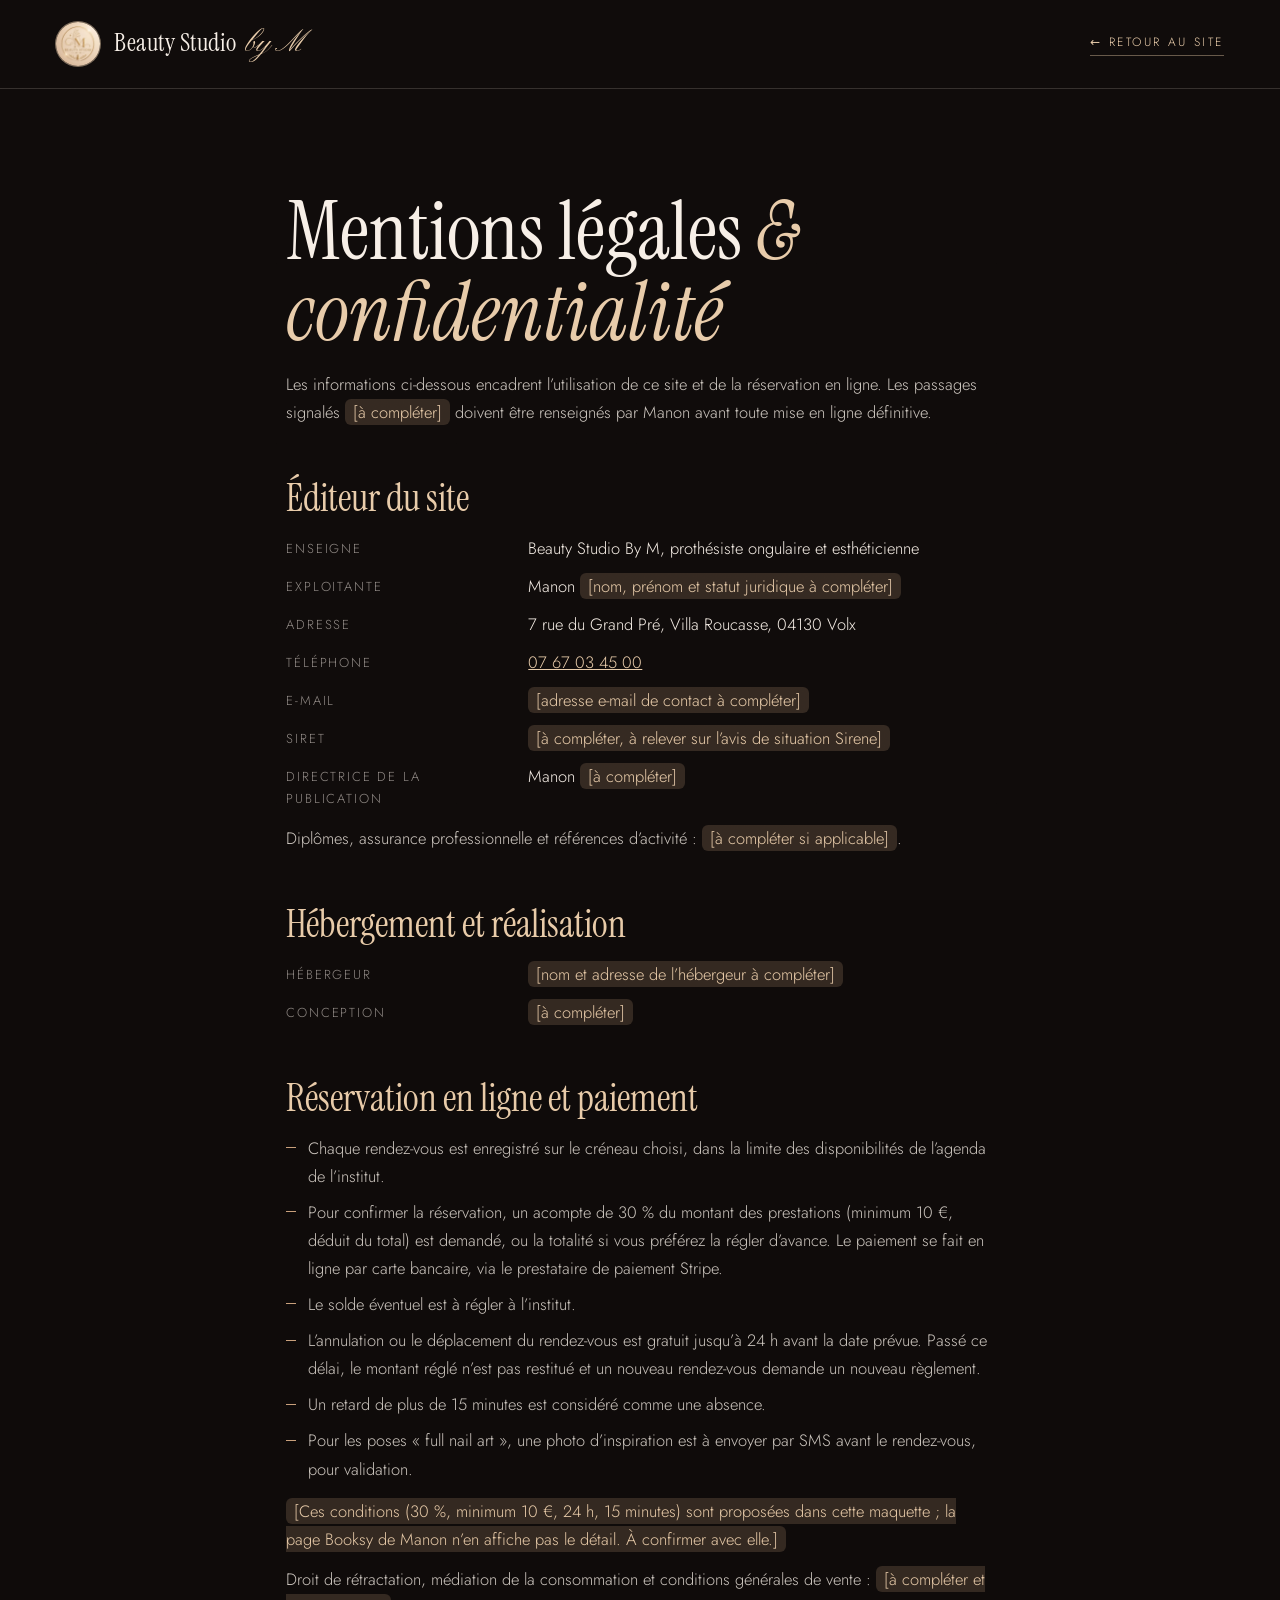
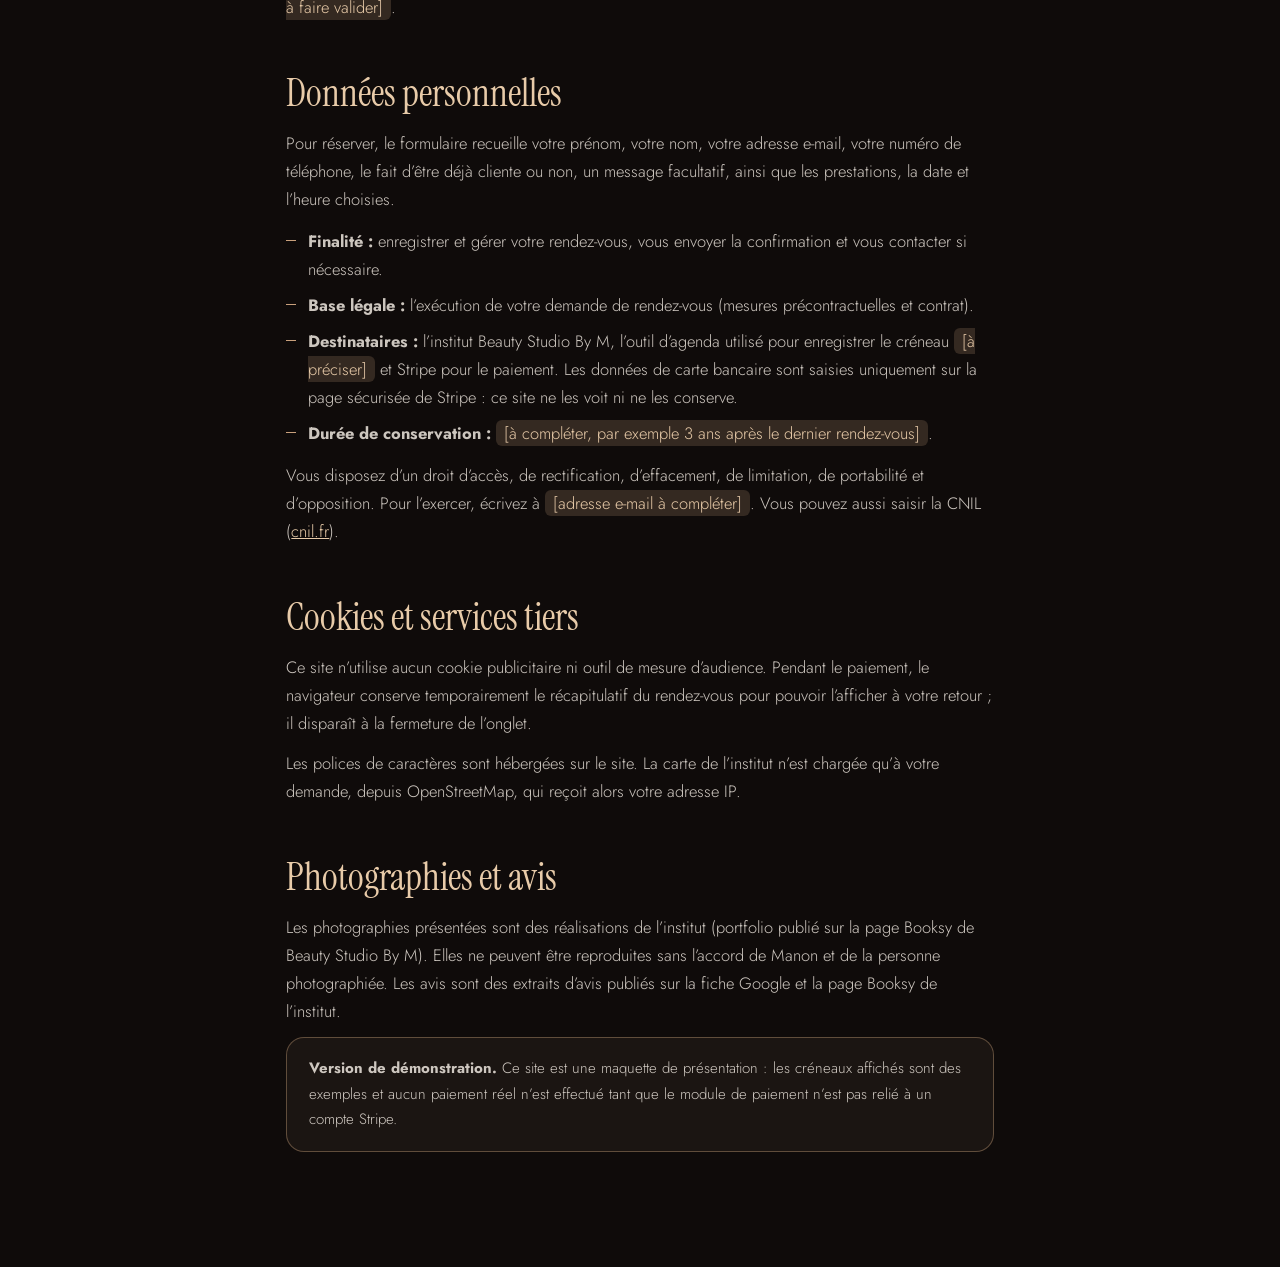
<file: mentions-legales.html>
<!doctype html>
<html lang="fr">
<head>
<meta charset="utf-8">
<meta name="viewport" content="width=device-width, initial-scale=1, viewport-fit=cover">
<title>Mentions légales et confidentialité · Beauty Studio By M</title>
<meta name="description" content="Mentions légales, conditions de réservation et politique de confidentialité du site Beauty Studio By M.">
<meta name="theme-color" content="#0f0b0a">
<!-- Démonstration : retirer cette ligne à la vraie mise en ligne -->
<meta name="robots" content="noindex, nofollow">
<link rel="icon" href="data:image/svg+xml,%3Csvg xmlns='http://www.w3.org/2000/svg' viewBox='0 0 64 64'%3E%3Crect width='64' height='64' rx='32' fill='%230f0b0a'/%3E%3Ctext x='32' y='43' text-anchor='middle' font-family='Georgia,serif' font-style='italic' font-size='32' fill='%23d6b08a'%3EM%3C/text%3E%3C/svg%3E">
<link rel="stylesheet" href="style.css?v=4">
<style>
  .lhead{display:flex;align-items:center;justify-content:space-between;gap:16px;padding:22px var(--gut);border-bottom:1px solid var(--line-d)}
  .lhead__back{font-size:12px;letter-spacing:.2em;text-transform:uppercase;text-decoration:none;color:var(--gold-2);border-bottom:1px solid rgba(232,203,169,.4);padding-bottom:3px}
  .lhead__back:hover{color:var(--ivory);border-color:var(--ivory)}
  .legal{max-width:820px;margin:0 auto;padding:clamp(48px,8vw,110px) var(--gut) clamp(60px,9vw,130px)}
  .legal h1{font-family:var(--serif);font-weight:400;font-size:clamp(44px,6.4vw,84px);line-height:.98;margin:0 0 18px}
  .legal h1 em{color:var(--gold-2)}
  .legal__intro{color:rgba(247,239,231,.7);margin-bottom:42px}
  .legal h2{font-family:var(--serif);font-weight:400;font-size:clamp(28px,3.2vw,38px);line-height:1.1;margin:52px 0 14px;color:var(--gold-2)}
  .legal p,.legal li{color:rgba(247,239,231,.82)}
  .legal p+p{margin-top:12px}
  .legal ul{list-style:none;display:grid;gap:8px;margin:14px 0}
  .legal li{padding-left:22px;position:relative}
  .legal li::before{content:"";position:absolute;left:0;top:.8em;width:10px;height:1px;background:var(--gold)}
  .legal a{color:var(--gold-2)}
  .legal dl{display:grid;grid-template-columns:minmax(150px,220px) 1fr;gap:10px 22px;margin:14px 0}
  .legal dt{color:rgba(247,239,231,.55);font-size:13px;letter-spacing:.14em;text-transform:uppercase;padding-top:4px}
  .legal dd{margin:0}
  .todo{background:rgba(201,160,124,.2);color:var(--gold-2);border-radius:6px;padding:1px 8px;font-style:normal;white-space:normal}
  .note{margin-top:46px;border:1px solid rgba(201,160,124,.4);border-radius:18px;padding:18px 22px;background:rgba(201,160,124,.07);font-size:15px}
  @media (max-width:640px){.legal dl{grid-template-columns:1fr;gap:2px}.legal dt{padding-top:12px}}
</style>
</head>
<body>
<header class="lhead">
  <a class="brand" href="index.html" aria-label="Beauty Studio By M, retour à l’accueil">
    <span class="brand__disc"><img src="logo-360.webp" alt="" width="360" height="360"></span>
    <span class="brand__txt"><b>Beauty Studio</b><em>by M</em></span>
  </a>
  <a class="lhead__back" href="index.html">← Retour au site</a>
</header>

<main class="legal" id="main">
  <h1>Mentions légales <em>&amp; confidentialité</em></h1>
  <p class="legal__intro">Les informations ci-dessous encadrent l’utilisation de ce site et de la réservation en ligne. Les passages signalés <mark class="todo">[à compléter]</mark> doivent être renseignés par Manon avant toute mise en ligne définitive.</p>

  <h2>Éditeur du site</h2>
  <dl>
    <dt>Enseigne</dt><dd>Beauty Studio By M, prothésiste ongulaire et esthéticienne</dd>
    <dt>Exploitante</dt><dd>Manon <mark class="todo">[nom, prénom et statut juridique à compléter]</mark></dd>
    <dt>Adresse</dt><dd>7 rue du Grand Pré, Villa Roucasse, 04130 Volx</dd>
    <dt>Téléphone</dt><dd><a href="tel:+33767034500">07 67 03 45 00</a></dd>
    <dt>E-mail</dt><dd><mark class="todo">[adresse e-mail de contact à compléter]</mark></dd>
    <dt>SIRET</dt><dd><mark class="todo">[à compléter, à relever sur l’avis de situation Sirene]</mark></dd>
    <dt>Directrice de la publication</dt><dd>Manon <mark class="todo">[à compléter]</mark></dd>
  </dl>
  <p>Diplômes, assurance professionnelle et références d’activité : <mark class="todo">[à compléter si applicable]</mark>.</p>

  <h2>Hébergement et réalisation</h2>
  <dl>
    <dt>Hébergeur</dt><dd><mark class="todo">[nom et adresse de l’hébergeur à compléter]</mark></dd>
    <dt>Conception</dt><dd><mark class="todo">[à compléter]</mark></dd>
  </dl>

  <h2>Réservation en ligne et paiement</h2>
  <ul>
    <li>Chaque rendez-vous est enregistré sur le créneau choisi, dans la limite des disponibilités de l’agenda de l’institut.</li>
    <li>Pour confirmer la réservation, un acompte de 30&nbsp;% du montant des prestations (minimum 10&nbsp;€, déduit du total) est demandé, ou la totalité si vous préférez la régler d’avance. Le paiement se fait en ligne par carte bancaire, via le prestataire de paiement Stripe.</li>
    <li>Le solde éventuel est à régler à l’institut.</li>
    <li>L’annulation ou le déplacement du rendez-vous est gratuit jusqu’à 24&nbsp;h avant la date prévue. Passé ce délai, le montant réglé n’est pas restitué et un nouveau rendez-vous demande un nouveau règlement.</li>
    <li>Un retard de plus de 15&nbsp;minutes est considéré comme une absence.</li>
    <li>Pour les poses « full nail art », une photo d’inspiration est à envoyer par SMS avant le rendez-vous, pour validation.</li>
  </ul>
  <p><mark class="todo">[Ces conditions (30&nbsp;%, minimum 10&nbsp;€, 24&nbsp;h, 15&nbsp;minutes) sont proposées dans cette maquette ; la page Booksy de Manon n’en affiche pas le détail. À confirmer avec elle.]</mark></p>
  <p>Droit de rétractation, médiation de la consommation et conditions générales de vente : <mark class="todo">[à compléter et à faire valider]</mark>.</p>

  <h2>Données personnelles</h2>
  <p>Pour réserver, le formulaire recueille votre prénom, votre nom, votre adresse e-mail, votre numéro de téléphone, le fait d’être déjà cliente ou non, un message facultatif, ainsi que les prestations, la date et l’heure choisies.</p>
  <ul>
    <li><b>Finalité&nbsp;:</b> enregistrer et gérer votre rendez-vous, vous envoyer la confirmation et vous contacter si nécessaire.</li>
    <li><b>Base légale&nbsp;:</b> l’exécution de votre demande de rendez-vous (mesures précontractuelles et contrat).</li>
    <li><b>Destinataires&nbsp;:</b> l’institut Beauty Studio By M, l’outil d’agenda utilisé pour enregistrer le créneau <mark class="todo">[à préciser]</mark> et Stripe pour le paiement. Les données de carte bancaire sont saisies uniquement sur la page sécurisée de Stripe&nbsp;: ce site ne les voit ni ne les conserve.</li>
    <li><b>Durée de conservation&nbsp;:</b> <mark class="todo">[à compléter, par exemple 3 ans après le dernier rendez-vous]</mark>.</li>
  </ul>
  <p>Vous disposez d’un droit d’accès, de rectification, d’effacement, de limitation, de portabilité et d’opposition. Pour l’exercer, écrivez à <mark class="todo">[adresse e-mail à compléter]</mark>. Vous pouvez aussi saisir la CNIL (<a href="https://www.cnil.fr" rel="noopener" target="_blank">cnil.fr</a>).</p>

  <h2>Cookies et services tiers</h2>
  <p>Ce site n’utilise aucun cookie publicitaire ni outil de mesure d’audience. Pendant le paiement, le navigateur conserve temporairement le récapitulatif du rendez-vous pour pouvoir l’afficher à votre retour&nbsp;; il disparaît à la fermeture de l’onglet.</p>
  <p>Les polices de caractères sont hébergées sur le site. La carte de l’institut n’est chargée qu’à votre demande, depuis OpenStreetMap, qui reçoit alors votre adresse IP.</p>

  <h2>Photographies et avis</h2>
  <p>Les photographies présentées sont des réalisations de l’institut (portfolio publié sur la page Booksy de Beauty Studio By M). Elles ne peuvent être reproduites sans l’accord de Manon et de la personne photographiée. Les avis sont des extraits d’avis publiés sur la fiche Google et la page Booksy de l’institut.</p>

  <p class="note"><b>Version de démonstration.</b> Ce site est une maquette de présentation&nbsp;: les créneaux affichés sont des exemples et aucun paiement réel n’est effectué tant que le module de paiement n’est pas relié à un compte Stripe.</p>
</main>
</body>
</html>
</file>
<file: lenis.css>
html.lenis,html.lenis body{height:auto}.lenis:not(.lenis-autoToggle).lenis-stopped{overflow:clip}.lenis.lenis-smooth [data-lenis-prevent]{overscroll-behavior:contain}.lenis.lenis-smooth iframe{pointer-events:none}.lenis.lenis-autoToggle{transition-property:overflow;transition-duration:1ms;transition-behavior:allow-discrete}
</file>
<file: style.css>
/* Beauty Studio By M — prothésiste ongulaire & esthéticienne, Volx (04)
   Or rosé du logo, noir chaud, ivoire et pêche : les teintes de son logo et de ses photos. */

@font-face{font-family:'Instrument Serif';font-style:normal;font-weight:400;font-display:swap;src:url("instrument-serif-latin-400-normal.woff2") format("woff2")}
@font-face{font-family:'Instrument Serif';font-style:italic;font-weight:400;font-display:swap;src:url("instrument-serif-latin-400-italic.woff2") format("woff2")}
@font-face{font-family:'Jost';font-style:normal;font-weight:100 900;font-display:swap;src:url("jost-latin-wght-normal.woff2") format("woff2")}
@font-face{font-family:'Pinyon Script';font-style:normal;font-weight:400;font-display:swap;src:url("pinyon-script-latin-400-normal.woff2") format("woff2")}

:root{
  --ink:#0f0b0a; --ink-2:#161011; --ink-3:#201819; --ink-4:#2b2123;
  --ivory:#f7efe7; --paper:#fcf7f1; --cream:#f1e2d3; --blush:#ecd3c0; --rose:#c98f86; --mauve:#7a4a4d; --ruby:#a3202c;
  --gold:#c9a07c; --gold-2:#e8cba9; --gold-3:#9c7250;
  --line-d:rgba(247,239,231,.16); --line-l:rgba(15,11,10,.14);
  --serif:'Instrument Serif','Iowan Old Style','Times New Roman',serif;
  --sans:'Jost',system-ui,-apple-system,'Segoe UI',sans-serif;
  --script:'Pinyon Script','Snell Roundhand',cursive;
  --ease:cubic-bezier(.22,.8,.2,1);
  --gut:clamp(20px,4.4vw,72px);
  --head-h:78px;
}
*,*::before,*::after{box-sizing:border-box}
html{-webkit-text-size-adjust:100%;overflow-x:clip}
html:not(.lenis){scroll-behavior:smooth}
html.is-loading{overflow:hidden}
body{margin:0;background:var(--ink);color:var(--ivory);font-family:var(--sans);font-size:16.5px;line-height:1.7;font-weight:300;-webkit-font-smoothing:antialiased;text-rendering:optimizeLegibility;overflow-x:clip}
body.menu-open,body.lb-open,body.modal-open{overflow:hidden}
img,svg,video,canvas{display:block;max-width:100%}
img{height:auto}
a{color:inherit}
button{font:inherit;color:inherit;cursor:pointer}
h1,h2,h3,h4,h5,p,figure,blockquote,dl,dd,ul,ol{margin:0}
ul,ol{padding:0;list-style:none}
::selection{background:var(--gold);color:var(--ink)}
:focus-visible{outline:2px solid var(--gold);outline-offset:3px;border-radius:6px}
[hidden]{display:none!important}
.sr-only{position:absolute;width:1px;height:1px;margin:-1px;padding:0;overflow:hidden;clip:rect(0,0,0,0);white-space:nowrap;border:0}
.skip{position:fixed;left:12px;top:-60px;z-index:300;background:var(--gold);color:var(--ink);padding:10px 16px;border-radius:10px;transition:top .2s}
.skip:focus{top:12px}
.wrap{max-width:1380px;margin:0 auto;padding:0 var(--gut)}
em{font-style:italic}

/* grain de pellicule */
body::after{content:"";position:fixed;inset:0;z-index:90;pointer-events:none;opacity:.06;mix-blend-mode:overlay;
  background-image:url("data:image/svg+xml;utf8,<svg xmlns='http://www.w3.org/2000/svg' width='180' height='180'><filter id='n'><feTurbulence type='fractalNoise' baseFrequency='.85' numOctaves='2' stitchTiles='stitch'/><feColorMatrix values='0 0 0 0 1  0 0 0 0 1  0 0 0 0 1  0 0 0 .6 0'/></filter><rect width='100%' height='100%' filter='url(%23n)'/></svg>")}

/* ---------- typographie ---------- */
.label,.kicker{font-size:11.5px;font-weight:500;letter-spacing:.34em;text-transform:uppercase;display:flex;align-items:center;gap:16px;margin-bottom:26px;color:var(--gold-3)}
.label::before{content:"";width:38px;height:1px;background:currentColor}
.label--gold{color:var(--gold)}
.h2{font-family:var(--serif);font-weight:400;font-size:clamp(46px,7.4vw,128px);line-height:.92;letter-spacing:-.012em;max-width:12em;color:var(--ivory)}
.h2 em{color:var(--gold-2)}
.h2--dark{color:var(--ink)}
.h2--dark em{color:var(--mauve)}
.lead{font-size:clamp(16px,1.35vw,19px);line-height:1.8;color:rgba(247,239,231,.74);max-width:36em;margin-top:30px}
.lead--dark{color:rgba(15,11,10,.72)}
.lead b{font-weight:500}

/* ---------- boutons ---------- */
.btn{position:relative;display:inline-flex;align-items:center;justify-content:center;gap:12px;padding:17px 30px;border-radius:999px;border:1px solid transparent;font-weight:500;font-size:13px;letter-spacing:.16em;text-transform:uppercase;text-decoration:none;line-height:1;overflow:hidden;isolation:isolate;transition:transform .5s var(--ease),background .4s,color .4s,border-color .4s,box-shadow .4s;will-change:transform}
.btn svg{width:20px;height:20px;transition:transform .5s var(--ease);flex:none}
.btn:hover svg{transform:translateX(5px)}
.btn::after{content:"";position:absolute;inset:0;z-index:-1;background:linear-gradient(115deg,transparent 30%,rgba(255,255,255,.55) 50%,transparent 70%);transform:translateX(-120%);transition:transform .9s var(--ease)}
.btn:hover::after{transform:translateX(120%)}
.btn--gold{background:linear-gradient(135deg,var(--gold-2),var(--gold) 55%,var(--gold-3));color:var(--ink);box-shadow:0 18px 50px -18px rgba(201,160,124,.75)}
.btn--line{border-color:rgba(247,239,231,.4);color:var(--ivory);background:rgba(247,239,231,.04);backdrop-filter:blur(8px)}
.btn--line:hover{background:var(--ivory);color:var(--ink)}
.btn--line::after{display:none}
.btn--dark{background:var(--ink);color:var(--ivory)}
.btn--dark:hover{background:var(--mauve)}
.btn--line-d{border-color:var(--line-l);color:var(--ink);background:transparent}
.btn--line-d:hover{background:var(--ink);color:var(--ivory)}
.btn--line-d::after{display:none}
.btn--lg{padding:20px 36px}
.btn--xl{width:100%;padding:23px 30px;font-size:14px}
.btn[disabled]{opacity:.35;pointer-events:none;box-shadow:none}
.btn .ic{width:19px;height:19px}
.linkbtn{background:none;border:0;text-decoration:underline;text-underline-offset:5px;margin-top:26px;font-size:14px;letter-spacing:.04em;opacity:.8}
.stars{display:inline-block;width:100px;height:20px;background:linear-gradient(90deg,var(--gold-2) 99.8%,rgba(247,239,231,.25) 99.8%);
  -webkit-mask:url("data:image/svg+xml;utf8,<svg xmlns='http://www.w3.org/2000/svg' viewBox='0 0 24 24'><path d='M12 2.500l2.900 6.200 6.600.8-4.900 4.600 1.300 6.600L12 17.400 6.100 20.700l1.300-6.600L2.500 9.500l6.600-.8z'/></svg>") 0 0/20px 20px repeat-x;
  mask:url("data:image/svg+xml;utf8,<svg xmlns='http://www.w3.org/2000/svg' viewBox='0 0 24 24'><path d='M12 2.500l2.900 6.200 6.600.8-4.900 4.600 1.300 6.600L12 17.400 6.100 20.700l1.300-6.600L2.500 9.500l6.600-.8z'/></svg>") 0 0/20px 20px repeat-x}
.stars--dark{background:linear-gradient(90deg,var(--gold-3) 99.8%,rgba(15,11,10,.2) 99.8%)}

/* ---------- préchargement ---------- */
.loader{position:fixed;inset:0;z-index:200;display:grid;place-items:center;background:var(--ink);color:var(--ivory);transition:transform 1.2s var(--ease) .1s}
.loader.is-done{transform:translateY(-101%);pointer-events:none}
.loader__inner{text-align:center;padding:0 24px}
.loader__disc{position:relative;width:min(150px,34vw);aspect-ratio:1;margin:0 auto 26px;border-radius:50%;overflow:hidden;box-shadow:0 0 0 1px rgba(232,203,169,.35),0 30px 80px -20px rgba(201,160,124,.5);animation:discIn 1.3s var(--ease) both}
.loader__disc img{width:100%;height:100%;object-fit:cover}
.loader__disc i{position:absolute;inset:0;background:conic-gradient(from 0deg,transparent 0 70%,rgba(255,255,255,.5) 85%,transparent 100%);mix-blend-mode:overlay;animation:spin 2.4s linear infinite}
.loader__name{display:flex;justify-content:center;align-items:baseline;gap:.35em;font-family:var(--serif);font-size:clamp(34px,6.4vw,68px);line-height:1}
.loader__name em{color:var(--gold-2)}
.loader__sub{margin:12px 0 30px;font-size:11px;letter-spacing:.34em;text-transform:uppercase;opacity:.6}
.loader__bar{position:relative;width:min(240px,60vw);height:1px;margin:0 auto;background:rgba(247,239,231,.2);overflow:hidden}
.loader__bar i{position:absolute;inset:0;background:var(--gold);transform:scaleX(0);transform-origin:left;transition:transform .35s}
.loader__pct{margin-top:12px;font-family:var(--serif);font-size:22px;color:var(--gold-2);font-variant-numeric:tabular-nums}
.loader__pct::after{content:" %";font-size:14px;opacity:.7}

/* ---------- en-tête ---------- */
.head{position:fixed;top:0;left:0;right:0;z-index:80;display:flex;align-items:center;justify-content:space-between;gap:24px;padding:20px var(--gut);color:var(--ivory);transition:transform .6s var(--ease),background .4s,padding .4s,box-shadow .4s}
.head.is-solid{background:rgba(15,11,10,.78);-webkit-backdrop-filter:blur(18px) saturate(1.3);backdrop-filter:blur(18px) saturate(1.3);padding-top:12px;padding-bottom:12px;box-shadow:0 1px 0 var(--line-d)}
.head.is-hidden{transform:translateY(-110%)}
.brand{display:flex;align-items:center;gap:14px;text-decoration:none;line-height:1;white-space:nowrap}
.brand__disc{display:block;width:44px;height:44px;border-radius:50%;overflow:hidden;box-shadow:0 0 0 1px rgba(232,203,169,.5);flex:none}
.brand__disc img{width:100%;height:100%;object-fit:cover}
.brand__txt{display:flex;align-items:baseline;gap:8px}
.brand__txt b{font-family:var(--serif);font-weight:400;font-size:25px;letter-spacing:.02em}
.brand__txt em{font-family:var(--script);font-style:normal;font-size:30px;color:var(--gold-2);line-height:1}
.nav{display:flex;gap:clamp(18px,2.4vw,38px);font-size:12.5px;letter-spacing:.2em;text-transform:uppercase;font-weight:400}
.nav a{position:relative;text-decoration:none;padding:6px 0;white-space:nowrap}
.nav a::after{content:"";position:absolute;left:0;right:0;bottom:0;height:1px;background:var(--gold);transform:scaleX(0);transform-origin:right;transition:transform .6s var(--ease)}
.nav a:hover::after,.nav a.is-cur::after{transform:scaleX(1);transform-origin:left}
.head__cta{padding:13px 24px}
.burger{display:none;position:relative;width:46px;height:46px;border-radius:50%;border:1px solid rgba(247,239,231,.5);background:none;color:inherit;flex:none}
.burger i{position:absolute;left:14px;right:14px;height:1.4px;background:currentColor;transition:transform .5s var(--ease),top .5s var(--ease)}
.burger i:first-child{top:18px}.burger i:last-child{top:26px}
body.menu-open .burger i:first-child{top:22px;transform:rotate(45deg)}
body.menu-open .burger i:last-child{top:22px;transform:rotate(-45deg)}
body.menu-open .head{background:none;box-shadow:none;-webkit-backdrop-filter:none;backdrop-filter:none}
.menu{position:fixed;inset:0;z-index:70;display:flex;flex-direction:column;justify-content:space-between;padding:112px var(--gut) calc(34px + env(safe-area-inset-bottom));background:var(--ink-2);transform:translateY(-100%);visibility:hidden;transition:transform .8s var(--ease),visibility 0s .8s}
body.menu-open .menu{transform:none;visibility:visible;transition:transform .8s var(--ease)}
.menu nav{display:grid;gap:0}
.menu nav a{font-family:var(--serif);font-size:clamp(44px,12vw,72px);line-height:1.1;text-decoration:none;opacity:0;transform:translateY(24px);transition:opacity .6s,transform .8s var(--ease)}
body.menu-open .menu nav a{opacity:1;transform:none}
body.menu-open .menu nav a:nth-child(2){transition-delay:.05s}body.menu-open .menu nav a:nth-child(3){transition-delay:.1s}body.menu-open .menu nav a:nth-child(4){transition-delay:.15s}body.menu-open .menu nav a:nth-child(5){transition-delay:.2s}body.menu-open .menu nav a:nth-child(6){transition-delay:.25s}body.menu-open .menu nav a:nth-child(7){transition-delay:.3s}
.menu__cta{display:inline-flex;align-items:center;gap:14px;color:var(--gold-2);font-style:italic}
.menu__cta svg{width:34px;height:34px}
.menu__foot{font-size:14px;opacity:.7;line-height:1.8}

/* ---------- héros : défilement = avance de la vidéo ---------- */
.hero{position:relative;height:380vh;background:var(--ink)}
.hero__pin{position:sticky;top:0;height:100vh;height:100svh;overflow:hidden;isolation:isolate;background:var(--ink)}
.hero__media{position:absolute;inset:0;z-index:-1;overflow:hidden}
.hero__poster,.hero__canvas{position:absolute;inset:0;width:100%;height:100%}
.hero__poster{object-fit:cover}
.hero__canvas{opacity:0;transition:opacity .9s ease}
.hero.has-canvas .hero__canvas{opacity:1}
.hero__shade{position:absolute;inset:0;background:
  linear-gradient(90deg,rgba(15,11,10,.78) 0%,rgba(15,11,10,.34) 45%,rgba(15,11,10,.08) 100%),
  linear-gradient(180deg,rgba(15,11,10,.6) 0%,rgba(15,11,10,0) 26%,rgba(15,11,10,0) 56%,rgba(15,11,10,.88) 100%)}
.hero__vignette{position:absolute;inset:0;background:radial-gradient(120% 90% at 50% 45%,transparent 55%,rgba(15,11,10,.55) 100%);opacity:var(--vig,.0)}
.hero__glints{position:absolute;inset:0;width:100%;height:100%;mix-blend-mode:screen;pointer-events:none}
.hero__ui{position:absolute;inset:0;pointer-events:none}
.hero__ui a,.hero__ui button{pointer-events:auto}
.hero__scene{position:absolute;inset:0;display:flex;flex-direction:column;justify-content:center;padding:calc(var(--head-h) + 4vh) var(--gut) 14vh;max-width:1380px;margin:0 auto;left:0;right:0}
.hero__kicker{color:var(--gold-2);margin-bottom:22px}
.hero__kicker::before{content:"";width:38px;height:1px;background:currentColor}
.hero__title{display:flex;flex-direction:column;line-height:.84;margin:.1em 0 .22em}
.hero__title>span{display:block;overflow:hidden;padding:0 .04em .12em;margin-bottom:-.12em}
.hero__title .inner{display:block}
.hero__t1{font-family:var(--serif);font-weight:400;font-size:clamp(68px,13vw,236px);letter-spacing:-.02em;color:var(--ivory);text-shadow:0 8px 60px rgba(0,0,0,.45)}
.hero__t2{font-family:var(--serif);font-size:clamp(68px,13vw,236px);letter-spacing:-.02em;color:var(--gold-2);margin-left:clamp(40px,12vw,220px);text-shadow:0 8px 60px rgba(0,0,0,.45)}
.hero__t2 em{font-size:.5em;margin-right:.12em;color:var(--ivory);opacity:.85}
.hero__lead{font-family:var(--serif);font-size:clamp(26px,3vw,48px);line-height:1.12;max-width:16em;color:rgba(247,239,231,.94)}
.hero__lead em{color:var(--gold-2)}
.hero__cta{display:flex;flex-wrap:wrap;gap:14px;margin-top:clamp(26px,5vh,48px)}
.hero__scene--2{justify-content:center;align-items:center;text-align:center}
.hero__big{font-family:var(--serif);font-size:clamp(54px,10.4vw,190px);line-height:.92;letter-spacing:-.02em;max-width:9em;text-shadow:0 8px 60px rgba(0,0,0,.5)}
.hero__big em{color:var(--gold-2)}
.hero__scene--3{align-items:flex-start;justify-content:center}
.hero__words{display:flex;flex-wrap:wrap;gap:0 .5em;font-family:var(--serif);font-size:clamp(52px,9.6vw,170px);line-height:.98;letter-spacing:-.015em}
.hero__words li{color:transparent;-webkit-text-stroke:1px rgba(232,203,169,.85)}
.hero__words li:nth-child(odd){color:var(--ivory);-webkit-text-stroke:0}
.hero__sub{margin:clamp(14px,3vh,30px) 0 clamp(22px,4vh,40px);font-size:clamp(16px,1.5vw,21px);color:rgba(247,239,231,.85);letter-spacing:.04em}
.hero__foot{position:absolute;left:var(--gut);right:var(--gut);bottom:28px;display:flex;align-items:flex-end;justify-content:space-between;gap:20px;font-size:12px;letter-spacing:.14em;text-transform:uppercase;color:rgba(247,239,231,.82)}
.hero__rate{display:flex;align-items:center;gap:12px;line-height:1.4}
.hero__rate b{font-family:var(--serif);font-size:30px;letter-spacing:0;font-weight:400;color:var(--ivory)}
.hero__rate>span:last-child{font-size:10.5px;letter-spacing:.16em}
.hero__loc{display:flex;align-items:center;gap:8px;text-align:right}
.hero__loc svg{width:20px;height:20px;color:var(--gold-2)}
.hero__scroll{display:flex;flex-direction:column;align-items:center;gap:12px;text-decoration:none;font-size:10.5px;letter-spacing:.3em}
.hero__scroll i{width:1px;height:46px;background:linear-gradient(var(--gold-2),transparent);transform-origin:top;animation:cue 2.2s var(--ease) infinite}
.hero__progress{position:absolute;left:0;right:0;bottom:0;height:2px;background:rgba(247,239,231,.12)}
.hero__progress i{display:block;height:100%;background:linear-gradient(90deg,var(--gold-3),var(--gold-2));transform:scaleX(0);transform-origin:left}
.js .hero__scene--2,.js .hero__scene--3{opacity:0;visibility:hidden}
.js .hero__scene--1 .hero__kicker,.js .hero__scene--1 .hero__title,.js .hero__scene--1 .hero__lead,.js .hero__scene--1 .hero__cta,.js .hero__foot{opacity:0}
html:not(.js) .hero{height:auto}
html:not(.js) .hero__pin{height:100vh;min-height:640px}

.marquee{position:relative;z-index:3;background:var(--ink);border-block:1px solid var(--line-d);overflow:hidden;padding:2.2vw 0}
.marquee__row{display:flex;align-items:center;gap:3vw;width:max-content;padding-right:3vw;animation:marq 80s linear infinite;font-family:var(--serif);font-style:italic;font-size:clamp(46px,7vw,116px);line-height:1;white-space:nowrap}
.marquee__row span{color:transparent;-webkit-text-stroke:1px rgba(232,203,169,.62)}
.marquee__row i{display:block;width:.34em;height:.34em;color:var(--rose)}
.marquee__row i svg{width:100%;height:100%}

/* ---------- l'institut ---------- */
.manifest{position:relative;z-index:3;background:var(--paper);color:var(--ink);padding:13vh 0 11vh;overflow:hidden}
.manifest__grid{display:grid;grid-template-columns:minmax(0,1.4fr) minmax(0,.6fr);gap:clamp(36px,6vw,110px);align-items:center}
.manifest__quote{font-family:var(--serif);font-size:clamp(36px,5vw,84px);line-height:1.02;letter-spacing:-.012em;max-width:14em}
.manifest__quote .mw{opacity:.14;transition:opacity .7s ease}
.manifest__quote .mw.on{opacity:1}
.manifest__quote em{color:var(--mauve)}
.manifest__sig{margin:30px 0 0;font-family:var(--script);font-size:clamp(46px,5vw,76px);color:var(--gold-3);line-height:1}
.manifest__sig span{font-family:var(--sans);font-size:12px;letter-spacing:.18em;text-transform:uppercase;color:rgba(15,11,10,.55);margin-left:10px}
.manifest__stats{margin-top:9vh}
.stats{display:grid;grid-template-columns:repeat(4,1fr);gap:0;border-top:1px solid var(--line-l)}
.stats li{padding:28px 24px 8px 0;display:grid;gap:6px;align-content:start}
.stats li:nth-child(n+2){padding-left:28px;border-left:1px solid var(--line-l)}
.stats strong{font-family:var(--serif);font-weight:400;font-size:clamp(56px,5.8vw,96px);line-height:.95;display:flex;align-items:baseline;gap:6px}
.stats small{font-family:var(--sans);font-size:14px;color:var(--gold-3);font-weight:500}
.stats li>span{font-size:14px;color:rgba(15,11,10,.64);max-width:16em;line-height:1.5}
.manifest__imgs{position:relative;display:grid;gap:18px;width:min(100%,340px);justify-self:end;margin-right:2vw}
.frame{position:relative;border-radius:240px 240px 24px 24px;overflow:hidden;background:var(--cream)}
.frame--tall{aspect-ratio:4/5}
.frame--small{width:60%;aspect-ratio:3/2;border-radius:22px;margin:-14% 0 0 auto;border:8px solid var(--paper)}
.frame img{position:absolute;left:0;top:-7%;width:100%;height:114%;object-fit:cover;will-change:transform}
.seal{position:absolute;left:-7%;bottom:6%;width:clamp(120px,13vw,190px);aspect-ratio:1;display:grid;place-items:center}
.seal svg{position:absolute;inset:0;width:100%;height:100%;animation:spin 28s linear infinite}
.seal text{font-family:var(--sans);font-size:11.5px;letter-spacing:.2em;text-transform:uppercase;fill:var(--gold-3);font-weight:500}
.seal img{width:58%;height:58%;border-radius:50%;object-fit:cover;box-shadow:0 14px 40px -12px rgba(15,11,10,.4)}

/* ---------- savoir-faire : liste typographique ---------- */
.know{position:relative;z-index:3;background:var(--ink);padding:18vh 0 12vh;overflow:hidden}
.know__head .h2{max-width:13em}
.know__list{margin-top:9vh;border-top:1px solid var(--line-d)}
.know__row{display:block}
.know__row a{position:relative;display:grid;grid-template-columns:70px minmax(0,1fr) auto 60px;align-items:center;gap:20px;padding:clamp(20px,3.4vw,44px) var(--gut);max-width:1380px;margin:0 auto;border-bottom:1px solid var(--line-d);text-decoration:none;color:var(--ivory);transition:padding .7s var(--ease),color .4s}
.know__row{position:relative;border-bottom:1px solid var(--line-d)}
.know__row a{border-bottom:0}
.know__row::before{content:"";position:absolute;inset:0;background:linear-gradient(90deg,rgba(201,160,124,.14),transparent 70%);opacity:0;transition:opacity .6s}
.know__n{font-size:12px;letter-spacing:.24em;color:var(--gold);font-variant-numeric:tabular-nums}
.know__t{font-family:var(--serif);font-size:clamp(40px,7.2vw,124px);line-height:.95;letter-spacing:-.015em;transition:transform .8s var(--ease),color .4s}
.know__t em{color:var(--gold-2)}
.know__p{font-size:13px;letter-spacing:.14em;text-transform:uppercase;color:rgba(247,239,231,.7);white-space:nowrap}
.know__p b{font-family:var(--serif);font-weight:400;font-size:30px;letter-spacing:0;color:var(--gold-2);text-transform:none;margin-left:6px}
.know__go{display:grid;place-items:center;width:56px;height:56px;border-radius:50%;border:1px solid var(--line-d);transition:background .4s,color .4s,transform .6s var(--ease),border-color .4s}
.know__go svg{width:22px;height:22px}
.know__thumb{display:none}
@media (hover:hover){
  .know__row:hover::before{opacity:1}
  .know__row:hover .know__t{transform:translateX(2vw);color:var(--gold-2);font-style:italic}
  .know__row:hover .know__go{background:var(--gold);color:var(--ink);border-color:var(--gold);transform:rotate(-45deg)}
}
.know__float{position:fixed;left:0;top:0;z-index:60;width:clamp(220px,22vw,340px);aspect-ratio:4/5;border-radius:200px 200px 22px 22px;overflow:hidden;pointer-events:none;opacity:0;transform:translate3d(-50%,-50%,0) scale(.8);transition:opacity .35s,scale .5s var(--ease);box-shadow:0 40px 100px -20px rgba(0,0,0,.8);background:var(--ink-3)}
.know__float.is-on{opacity:1;scale:1}
.know__float img{width:100%;height:100%;object-fit:cover}

/* ---------- galerie : défilement horizontal ---------- */
.gal{position:relative;z-index:3;background:var(--cream);color:var(--ink);padding:0}
.gal__pin{position:relative;display:flex;flex-direction:column;justify-content:center;gap:3vh;padding:12vh 0 4vh;overflow:hidden}
.gal__head{display:flex;justify-content:space-between;align-items:flex-end;gap:30px;width:100%}
.gal__head .h2{font-size:clamp(40px,6vw,98px);max-width:9em}
.gal__head .label{margin-bottom:16px}
.gal__ctrl{display:flex;align-items:center;gap:10px}
.gal__btn{display:grid;place-items:center;width:52px;height:52px;border-radius:50%;border:1px solid var(--line-l);background:transparent;color:var(--ink);transition:background .3s,color .3s}
.gal__btn svg{width:22px;height:22px}
.gal__btn:first-of-type{margin-left:14px}
#galPrev svg{transform:scaleX(-1)}
.gal__btn:hover{background:var(--ink);color:var(--ivory)}
.gal__count{white-space:nowrap;flex:none;font-family:var(--serif);font-size:clamp(34px,4vw,60px);line-height:1;color:rgba(15,11,10,.35)}
.gal__count b{font-weight:400;color:var(--ink)}
.gal__count span{font-size:.5em;margin-left:6px}
.gal__viewport{position:relative;width:100%;overflow-x:auto;overflow-y:hidden;scrollbar-width:thin;scrollbar-color:rgba(15,11,10,.3) transparent;cursor:grab;padding:3vh 0}
.gal__track{display:flex;gap:clamp(14px,2vw,32px);width:max-content;padding:0 var(--gut);align-items:center}
.gitem{position:relative;flex:none;height:min(46vh,430px);border-radius:22px;overflow:hidden;background:var(--blush);cursor:zoom-in;margin:0}
.gitem:nth-child(3n+1){transform:translateY(2.4vh)}
.gitem:nth-child(3n+2){transform:translateY(-2.4vh)}
.gitem img{height:100%;width:auto;max-width:none;transition:transform 1.4s var(--ease)}
.gitem::after{content:"";position:absolute;inset:0;background:linear-gradient(180deg,transparent 62%,rgba(15,11,10,.5));opacity:0;transition:opacity .5s}
.gitem:hover::after{opacity:1}
.gitem:hover img{transform:scale(1.06)}
.gitem figcaption{position:absolute;left:16px;right:16px;bottom:14px;z-index:2;color:var(--ivory);font-size:12.5px;line-height:1.35;letter-spacing:.04em;opacity:0;transform:translateY(8px);transition:opacity .5s,transform .6s var(--ease)}
.gitem:hover figcaption{opacity:1;transform:none}
.gal__hint{display:flex;align-items:center;justify-content:center;gap:10px;font-size:11px;letter-spacing:.26em;text-transform:uppercase;color:rgba(15,11,10,.5)}
.gal__hint svg{width:18px;height:18px}
.gal__note{padding-top:2vh;padding-bottom:7vh;font-size:12.5px;color:rgba(15,11,10,.5)}

/* ---------- prestations et réservation ---------- */
.book{position:relative;z-index:3;overflow:hidden;overflow:clip;background:var(--ink);padding:18vh 0 14vh}
.book::before{content:"";position:absolute;inset:-10% -10% auto auto;width:70vw;height:70vw;background:radial-gradient(closest-side,rgba(201,143,134,.16),transparent);pointer-events:none}
.book::after{content:"";position:absolute;inset:auto auto -20% -15%;width:60vw;height:60vw;background:radial-gradient(closest-side,rgba(201,160,124,.12),transparent);pointer-events:none}
.book .wrap{position:relative;z-index:1}
.demo-banner{margin:6vh 0 0;padding:13px 18px;border-radius:14px;background:rgba(201,160,124,.14);border:1px solid rgba(201,160,124,.35);color:var(--gold-2);font-size:13.5px;line-height:1.6}
.stepper{display:flex;gap:0;margin:5vh 0 26px;border-bottom:1px solid var(--line-d);overflow-x:auto;scrollbar-width:none}
.stepper::-webkit-scrollbar{display:none}
.stepper li{flex:1 0 auto;display:flex;align-items:center;gap:12px;padding:16px 22px 16px 0;font-size:12px;letter-spacing:.2em;text-transform:uppercase;color:rgba(247,239,231,.4);white-space:nowrap;position:relative}
.stepper li span{display:grid;place-items:center;width:30px;height:30px;border-radius:50%;border:1px solid currentColor;font-family:var(--serif);font-size:17px;letter-spacing:0}
.stepper li.is-on{color:var(--gold-2)}
.stepper li.is-on::after{content:"";position:absolute;left:0;right:22px;bottom:-1px;height:1px;background:var(--gold)}
.stepper li.is-done{color:var(--ivory)}
.stepper li.is-done span{background:var(--gold);border-color:var(--gold);color:var(--ink)}
.flow{display:grid;grid-template-columns:minmax(0,1fr) 400px;gap:clamp(24px,3.4vw,56px);align-items:start}
.flow>*{min-width:0}
.flow.is-done{grid-template-columns:minmax(0,1fr)}
.flow__main{background:var(--paper);color:var(--ink);border-radius:32px;padding:clamp(22px,3.4vw,54px);min-height:560px;box-shadow:0 50px 140px -40px rgba(0,0,0,.7)}
.flow__side{position:sticky;top:calc(var(--head-h) + 18px)}
.sum{background:var(--ink-3);border:1px solid var(--line-d);border-radius:28px;padding:30px 28px}
.sum h3{font-family:var(--serif);font-weight:400;font-size:34px;margin-bottom:16px;line-height:1}
.sum__list{display:grid;gap:0;margin-bottom:14px;max-height:260px;overflow:auto;scrollbar-width:thin}
.sum__list li{display:flex;justify-content:space-between;gap:14px;padding:12px 0;border-bottom:1px solid var(--line-d);font-size:14.5px;line-height:1.4}
.sum__list li small{opacity:.6}
.sum__list li .sum__r{display:flex;align-items:flex-start;gap:6px;white-space:nowrap}
.sum__list li b{font-weight:400;font-variant-numeric:tabular-nums;color:var(--gold-2)}
.sum__list li button.rm{background:none;border:0;opacity:.5;padding:0 0 0 6px;font-size:18px;line-height:1}
.sum__list li button.rm:hover{opacity:1}
.sum__empty{opacity:.6;font-size:14px;border:0!important}
.sum__warn{color:#ffb4a8;opacity:1}
.qty{display:inline-flex;align-items:center;gap:2px;border:1px solid var(--line-d);border-radius:999px;padding:2px}
.qty button{width:24px;height:24px;border-radius:50%;border:0;background:transparent;display:grid;place-items:center;padding:0}
.qty button:hover{background:rgba(247,239,231,.12)}
.qty svg{width:14px;height:14px}
.qty output{min-width:18px;text-align:center;font-size:13px;font-variant-numeric:tabular-nums}
.sum__tot{display:grid;gap:8px;font-size:14.5px}
.sum__tot div{display:flex;justify-content:space-between;gap:12px}
.sum__tot dd{font-variant-numeric:tabular-nums;text-align:right}
.sum__tot div:nth-last-child(2) dd{font-family:var(--serif);font-size:40px;line-height:1;color:var(--ivory)}
.sum__dep{padding-top:12px;margin-top:6px;border-top:1px solid var(--line-d);color:var(--gold-2)}
.sum__dep dd{font-family:var(--serif);font-size:28px;line-height:1}
.sum__nav{display:grid;grid-template-columns:auto 1fr;gap:10px;margin-top:22px}
.sum__nav .btn{padding:16px 20px;letter-spacing:.1em;font-size:12px;white-space:nowrap}
.sum__nav #btnNext{grid-column:2}
.sum__nav #btnBack[hidden]+#btnNext{grid-column:1/-1}
.sum__policy{margin-top:16px;font-size:12.5px;line-height:1.5;color:rgba(247,239,231,.6)}
.sum__policy b{font-weight:500;color:var(--gold-2)}
.suggest{margin:4px 0 14px;padding:14px;border-radius:16px;background:rgba(201,160,124,.1);border:1px dashed rgba(201,160,124,.4)}
.suggest p{font-size:11px;letter-spacing:.22em;text-transform:uppercase;color:var(--gold-2);margin-bottom:10px}
.suggest__row{display:flex;flex-wrap:wrap;gap:8px}
.chip-add{display:inline-flex;align-items:center;gap:7px;padding:8px 13px;border-radius:999px;border:1px solid rgba(232,203,169,.4);background:transparent;color:var(--ivory);font-size:13px;line-height:1.2;transition:background .3s,color .3s}
.chip-add svg{width:14px;height:14px;flex:none}
.chip-add small{opacity:.7}
.chip-add:hover{background:var(--gold-2);color:var(--ink)}

.step[hidden]{display:none}
.favs{margin-bottom:6px}
.favs__t{font-size:11px;letter-spacing:.24em;text-transform:uppercase;color:var(--gold-3);font-weight:500;margin-bottom:10px}
.favs__row{display:flex;gap:8px;overflow-x:auto;padding-bottom:6px;scrollbar-width:none}
.favs__row::-webkit-scrollbar{display:none}
.fav{flex:none;display:flex;align-items:center;gap:10px;padding:11px 16px;border-radius:16px;border:1px solid var(--line-l);background:#fff;text-align:left;line-height:1.25;font-size:14px;transition:border-color .3s,background .3s,transform .4s var(--ease)}
.fav small{display:block;color:rgba(15,11,10,.55);font-size:12px}
.fav b{font-family:var(--serif);font-weight:400;font-size:22px;color:var(--mauve);white-space:nowrap}
.fav:hover{border-color:var(--ink);transform:translateY(-2px)}
.fav.is-sel{background:var(--ink);color:var(--ivory);border-color:var(--ink)}
.fav.is-sel small{color:rgba(247,239,231,.6)}
.fav.is-sel b{color:var(--gold-2)}
.tabs{display:flex;gap:8px;overflow-x:auto;padding-bottom:6px;margin:14px 0 8px;scrollbar-width:none;position:sticky;top:calc(var(--head-h) - 4px);z-index:5;background:linear-gradient(var(--paper) 78%,transparent);padding-top:6px}
.tabs::-webkit-scrollbar{display:none}
.tab{flex:none;padding:12px 20px;border-radius:999px;border:1px solid var(--line-l);background:transparent;color:var(--ink);font-size:12px;font-weight:500;letter-spacing:.16em;text-transform:uppercase;white-space:nowrap;transition:background .3s,color .3s,border-color .3s}
.tab:hover{border-color:var(--ink)}
.tab.is-on{background:var(--ink);color:var(--ivory);border-color:var(--ink)}
.tab sup{font-size:10px;margin-left:6px;color:var(--gold-3);font-weight:600}
.tab.is-on sup{color:var(--gold-2)}
.mgroup{display:none}
.mgroup.is-on{display:block;animation:fade .6s var(--ease)}
.mgroup__head{display:grid;gap:6px;padding:22px 0 8px}
.mgroup__k{font-size:11px;letter-spacing:.3em;text-transform:uppercase;color:var(--gold-3)}
.mgroup__head h3{font-family:var(--serif);font-weight:400;font-size:clamp(40px,4.2vw,64px);line-height:1}
.mgroup__head p{color:rgba(15,11,10,.64);max-width:42em;font-size:15.5px}
.mgroup__note{margin:18px 0 0;padding:14px 18px;border-radius:14px;background:var(--cream);font-size:14px;line-height:1.6;color:rgba(15,11,10,.75)}
.msub{margin-top:26px}
.msub__t{display:flex;align-items:center;gap:14px;font-size:12px;letter-spacing:.24em;text-transform:uppercase;color:var(--gold-3);font-weight:500;padding-bottom:4px}
.msub__t::after{content:"";flex:1;height:1px;background:var(--line-l)}
.msub__i{font-size:14px;color:rgba(15,11,10,.62);padding:4px 0 6px;max-width:44em}
.mrow{display:grid;grid-template-columns:minmax(0,1fr) auto;gap:6px 22px;align-items:center;padding:18px 0;border-bottom:1px solid var(--line-l);transition:background .4s}
.mrow__name{font-family:var(--serif);font-weight:400;font-size:clamp(23px,2.1vw,29px);line-height:1.12}
.mrow__tags{display:flex;flex-wrap:wrap;gap:6px;margin-top:6px}
.tag{display:inline-block;padding:3px 10px;border-radius:999px;background:var(--cream);font-size:11px;letter-spacing:.1em;text-transform:uppercase;color:var(--mauve);font-weight:500}
.mrow__right{display:flex;align-items:center;gap:18px}
.mrow__meta{display:flex;align-items:center;gap:16px;font-size:14px;color:rgba(15,11,10,.6);white-space:nowrap}
.mrow__price{font-family:var(--serif);font-size:28px;color:var(--ink);line-height:1}
.mrow__price small{font-family:var(--sans);font-size:11px;letter-spacing:.1em;text-transform:uppercase;color:rgba(15,11,10,.5);margin-right:5px}
.mrow__desc{grid-column:1/-1;font-size:14.5px;color:rgba(15,11,10,.64);line-height:1.65;max-width:46em;display:none}
.mrow.is-open .mrow__desc{display:block}
.mrow__more{background:none;border:0;padding:0;margin-top:4px;color:var(--gold-3);font-size:12px;letter-spacing:.14em;text-transform:uppercase;text-decoration:underline;text-underline-offset:4px;justify-self:start;font-weight:500}
.mrow__add{width:46px;height:46px;border-radius:50%;border:1px solid var(--ink);background:transparent;display:grid;place-items:center;transition:background .3s,color .3s,transform .4s var(--ease)}
.mrow__add svg{width:22px;height:22px}
.mrow__add:hover{transform:scale(1.08)}
.mrow.is-sel{background:linear-gradient(90deg,rgba(201,160,124,.16),transparent)}
.mrow.is-sel .mrow__add{background:var(--ink);color:var(--gold-2)}
.mrow .qty{border-color:var(--line-l);margin-right:2px}
.mrow .qty button:hover{background:var(--cream)}
.mrow .qty button,.mrow .qty output{color:var(--ink)}

.first{display:flex;align-items:center;gap:16px;flex-wrap:wrap;margin-bottom:26px;padding:16px 20px;border-radius:20px;background:var(--ink);color:var(--ivory)}
.first__ic{display:grid;place-items:center;width:44px;height:44px;border-radius:50%;background:rgba(232,203,169,.14);color:var(--gold-2);flex:none}
.first__ic svg{width:22px;height:22px}
.first p{flex:1;min-width:200px;line-height:1.35}
.first b{display:block;font-family:var(--serif);font-weight:400;font-size:22px}
.first p span{font-size:14px;opacity:.75}
.first .btn{padding:13px 20px;font-size:12px;background:linear-gradient(135deg,var(--gold-2),var(--gold));color:var(--ink)}
.cal-wrap{display:grid;grid-template-columns:1fr;gap:clamp(24px,3.6vw,48px)}
@media (min-width:1400px){.cal-wrap{grid-template-columns:minmax(0,1fr) minmax(0,1fr)}}
.cal__head{display:flex;align-items:center;justify-content:space-between;margin-bottom:14px}
.cal__head h3{font-family:var(--serif);font-weight:400;font-size:36px;text-transform:capitalize}
.cal__nav{width:44px;height:44px;border-radius:50%;border:1px solid var(--line-l);background:transparent;display:grid;place-items:center;transition:background .3s}
.cal__nav svg{width:18px;height:18px}
.cal__nav:first-child svg{transform:scaleX(-1)}
.cal__nav:hover:not(:disabled){background:var(--cream)}
.cal__nav:disabled{opacity:.3;cursor:not-allowed}
.cal__dow,.cal__days{display:grid;grid-template-columns:repeat(7,1fr)}
.cal__dow span{text-align:center;font-size:11px;letter-spacing:.14em;text-transform:uppercase;color:rgba(15,11,10,.5);padding-bottom:8px}
.cday{position:relative;aspect-ratio:1;border:0;background:none;padding:0;font-size:16px;font-variant-numeric:tabular-nums;color:var(--ink);border-radius:50%;transition:background .2s,color .2s}
.cday:hover:not(:disabled):not(.is-sel){background:var(--cream)}
.cday.is-blank{visibility:hidden}
.cday:disabled{color:rgba(15,11,10,.25);cursor:not-allowed}
.cday.is-today::after{content:"";position:absolute;left:50%;bottom:7px;width:4px;height:4px;margin-left:-2px;border-radius:50%;background:var(--gold-3)}
.cday.is-open{font-weight:500;box-shadow:inset 0 0 0 1px rgba(201,160,124,.6)}
.cday.is-sel{background:var(--ink);color:var(--gold-2)}
.cal__legend{display:flex;align-items:center;flex-wrap:wrap;gap:8px 18px;margin-top:16px;font-size:12.5px;color:rgba(15,11,10,.6)}
.lg{display:inline-block;width:14px;height:14px;border-radius:50%;vertical-align:-2px;margin-right:6px}
.lg--open{box-shadow:inset 0 0 0 1px rgba(201,160,124,.8)}
.lg--closed{background:rgba(15,11,10,.12)}
.slots h3{font-family:var(--serif);font-weight:400;font-size:36px;line-height:1.05}
.slots__sub{font-size:14px;color:rgba(15,11,10,.6);margin:6px 0 18px}
.slots__part{margin-bottom:16px}
.slots__part h4{font-size:11px;letter-spacing:.24em;text-transform:uppercase;color:var(--gold-3);font-weight:500;margin-bottom:8px}
.slots__grid{display:grid;grid-template-columns:repeat(auto-fill,minmax(84px,1fr));gap:8px}
.slot{padding:13px 6px;border-radius:14px;border:1px solid var(--line-l);background:#fff;font-size:15px;font-weight:400;font-variant-numeric:tabular-nums;transition:background .25s,color .25s,border-color .25s,transform .3s var(--ease)}
.slot:hover:not(:disabled){border-color:var(--ink);transform:translateY(-2px)}
.slot.is-sel{background:var(--ink);color:var(--gold-2);border-color:var(--ink)}
.slots__empty{color:rgba(15,11,10,.55);font-size:14.5px}

.infos__grid{display:grid;grid-template-columns:1fr 1fr;gap:18px}
.smsnote{display:flex;gap:14px;align-items:flex-start;margin-bottom:22px;padding:16px 18px;border-radius:16px;background:var(--cream);font-size:14.5px;line-height:1.55;color:rgba(15,11,10,.8)}
.smsnote svg{flex:none;width:26px;height:26px;color:var(--gold-3);margin-top:2px}
.smsnote a{color:var(--mauve);font-weight:500}
.fld{display:grid;gap:8px;align-content:start;border:0;padding:0;margin:0;min-width:0}
.fld--full{grid-column:1/-1}
.fld>span,.fld>legend{font-size:11px;font-weight:500;letter-spacing:.2em;text-transform:uppercase;color:rgba(15,11,10,.6);padding:0}
.fld small{text-transform:none;letter-spacing:0;font-weight:300}
.fld input[type=text],.fld input[type=email],.fld input[type=tel],.fld textarea{width:100%;padding:16px 18px;border:1px solid var(--line-l);border-radius:14px;background:#fff;font:inherit;font-size:16px;font-weight:400;color:var(--ink);transition:border-color .3s,box-shadow .3s}
.fld textarea{resize:vertical;min-height:96px}
.fld input:focus,.fld textarea:focus{outline:none;border-color:var(--gold-3);box-shadow:0 0 0 4px rgba(201,160,124,.22)}
.fld input.is-bad{border-color:#b3261e}
.radios{display:flex;flex-wrap:wrap;gap:12px 24px}
.radios legend{width:100%;margin-bottom:8px}
.radios label{display:inline-flex;align-items:center;gap:10px;font-size:15px;font-weight:400;cursor:pointer}
.radios input{accent-color:var(--ink);width:18px;height:18px}
.err{font-style:normal;font-size:12.5px;color:#b3261e}
.hp{position:absolute!important;left:-9999px;width:1px;height:1px;opacity:0;pointer-events:none}
.consent{display:grid;grid-template-columns:auto 1fr;gap:6px 12px;align-items:start;margin-top:24px;font-size:14px;line-height:1.55;color:rgba(15,11,10,.7);font-weight:400}
.consent input{width:20px;height:20px;margin-top:2px;accent-color:var(--ink)}
.consent a{color:var(--mauve)}
.consent .err{grid-column:2}

.pay{display:grid;grid-template-columns:minmax(0,1.1fr) minmax(0,.9fr);gap:clamp(24px,3.6vw,56px);align-items:start}
.pay__card{padding:clamp(24px,3vw,40px);border-radius:26px;background:var(--ink);color:var(--ivory)}
.paychoice{border:0;margin:0 0 22px;padding:0;display:grid;grid-template-columns:1fr 1fr;gap:10px}
.paychoice__opt{position:relative;display:block;cursor:pointer}
.paychoice__opt input{position:absolute;opacity:0;pointer-events:none}
.paychoice__opt span{display:grid;gap:2px;padding:14px 16px;border-radius:16px;border:1px solid var(--line-d);transition:border-color .3s,background .3s}
.paychoice__opt b{font-weight:500;font-size:14px;letter-spacing:.1em;text-transform:uppercase}
.paychoice__opt small{font-family:var(--serif);font-size:24px;line-height:1.1;opacity:.9;color:var(--gold-2)}
.paychoice__opt.is-on span{border-color:var(--gold);background:rgba(201,160,124,.14)}
.paychoice__opt input:focus-visible+span{outline:2px solid var(--gold);outline-offset:2px}
.pay__label{font-size:11.5px;letter-spacing:.3em;text-transform:uppercase;color:var(--gold-2)}
.pay__amount{font-family:var(--serif);font-size:clamp(70px,8.4vw,112px);line-height:1;margin:6px 0 10px}
.pay__rest{font-size:14.5px;color:rgba(247,239,231,.7);margin-bottom:26px}
.pay__trust{display:grid;gap:10px;margin-top:22px;font-size:13px;color:rgba(247,239,231,.65)}
.pay__trust li{display:flex;gap:10px;align-items:center}
.pay__trust svg{width:20px;height:20px;color:var(--gold-2);flex:none}
.pay__msg{margin-top:14px;font-size:13.5px;color:#ffb4a8;min-height:1.2em}
.pay__rules h3{font-family:var(--serif);font-weight:400;font-size:34px;margin-bottom:14px}
.pay__rules li{padding:12px 0 12px 22px;border-bottom:1px solid var(--line-l);font-size:14.5px;color:rgba(15,11,10,.75);position:relative}
.pay__rules li::before{content:"✦";position:absolute;left:0;color:var(--gold-3);font-size:11px;top:17px}

.done{text-align:center;padding:clamp(20px,4vw,50px) 0}
.done__ic{display:grid;place-items:center;width:84px;height:84px;margin:0 auto 24px;border-radius:50%;background:var(--ink);color:var(--gold-2);animation:pop .8s var(--ease)}
.done__ic svg{width:36px;height:36px}
.done h3{font-family:var(--serif);font-weight:400;font-size:clamp(46px,5.4vw,84px);line-height:1}
.done__text{max-width:34em;margin:16px auto 0;color:rgba(15,11,10,.7)}
.done__sum{display:grid;grid-template-columns:repeat(auto-fit,minmax(160px,1fr));gap:12px;max-width:780px;margin:30px auto 0;text-align:left}
.done__sum div{padding:16px 18px;border-radius:16px;background:var(--cream)}
.done__sum dt{font-size:11px;letter-spacing:.18em;text-transform:uppercase;color:rgba(15,11,10,.55)}
.done__sum dd{font-family:var(--serif);font-size:26px;line-height:1.15;margin-top:4px}
.done__demo{margin:22px auto 0;max-width:34em;padding:12px 18px;border-radius:12px;background:rgba(201,160,124,.22);color:#6d4d1d;font-size:13.5px}
.done__btns{display:flex;flex-wrap:wrap;gap:12px;justify-content:center;margin-top:28px}
.done .btn--line{border-color:var(--line-l);color:var(--ink);background:transparent}
.done .btn--line:hover{background:var(--ink);color:var(--ivory)}

/* ---------- avis ---------- */
.reviews{position:relative;z-index:3;background:var(--paper);color:var(--ink);padding:17vh 0 9vh;overflow:hidden}
.reviews__head{display:flex;justify-content:space-between;align-items:flex-end;gap:40px;flex-wrap:wrap}
.scores{display:flex;gap:clamp(24px,4vw,64px);flex-wrap:wrap}
.score{display:flex;align-items:center;gap:20px}
.score__big{display:flex;align-items:baseline;gap:4px;font-family:var(--serif);font-size:clamp(80px,9vw,140px);line-height:.85}
.score__big small{font-family:var(--sans);font-size:16px;font-weight:500;color:var(--gold-3)}
.score__meta{display:grid;gap:3px;font-size:14px;color:rgba(15,11,10,.65)}
.score__meta b{font-weight:500;color:var(--ink);letter-spacing:.14em;text-transform:uppercase;font-size:12px}
.reviews__rail{margin-top:8vh;overflow:hidden;-webkit-mask-image:linear-gradient(90deg,transparent,#000 6%,#000 94%,transparent);mask-image:linear-gradient(90deg,transparent,#000 6%,#000 94%,transparent)}
.reviews__row{display:flex;gap:20px;width:max-content;padding-right:20px;animation:marq 160s linear infinite}
.reviews__rail:hover .reviews__row{animation-play-state:paused}
.rev{flex:none;width:min(410px,82vw);display:flex;flex-direction:column;justify-content:space-between;gap:24px;padding:32px 32px 26px;border-radius:26px;background:#fff;border:1px solid var(--line-l);box-shadow:0 30px 60px -40px rgba(15,11,10,.3)}
.rev blockquote{font-family:var(--serif);font-size:clamp(21px,1.8vw,26px);line-height:1.22}
.rev blockquote::before{content:"“";display:block;font-size:2.2em;line-height:.6;color:var(--gold);margin-bottom:10px}
.rev figcaption{display:flex;justify-content:space-between;align-items:center;gap:10px;font-size:12.5px;color:rgba(15,11,10,.55);border-top:1px solid var(--line-l);padding-top:16px;letter-spacing:.04em}
.rev figcaption b{display:block;font-weight:500;color:var(--ink);font-size:14px;letter-spacing:.02em}
.rev .src{padding:4px 10px;border-radius:999px;background:var(--cream);color:var(--mauve);font-size:11px;letter-spacing:.12em;text-transform:uppercase;font-weight:500;white-space:nowrap}
.reviews__note{margin-top:5vh;font-size:12.5px;color:rgba(15,11,10,.5)}

/* ---------- infos ---------- */
.studio{position:relative;z-index:3;background:var(--ink-2);padding:18vh 0 14vh}
.studio__grid{display:grid;grid-template-columns:minmax(0,1fr) minmax(0,1.05fr);gap:clamp(36px,6vw,100px);align-items:center}
.facts{display:grid;gap:28px;margin:46px 0}
.facts li{display:flex;gap:18px;align-items:flex-start}
.facts svg{flex:none;width:32px;height:32px;color:var(--gold)}
.facts>li>span{font-size:15.5px;line-height:1.6;color:rgba(247,239,231,.78)}
.facts b{display:block;font-size:11.5px;font-weight:500;letter-spacing:.24em;text-transform:uppercase;color:var(--gold-2);margin-bottom:4px}
.facts a{text-decoration:underline;text-underline-offset:4px}
.hours{display:grid;grid-template-columns:auto 1fr;gap:3px 22px;margin-top:6px;font-size:14.5px}
.hours dt,.hours dd{margin:0}
.hours dt{color:rgba(247,239,231,.9)}
.hours dd{font-variant-numeric:tabular-nums;color:rgba(247,239,231,.7)}
.hours .is-today{color:var(--gold-2);font-weight:500}
.hours__note{margin-top:12px;font-size:13.5px;color:var(--gold-2)}
.btnrow{display:flex;flex-wrap:wrap;gap:12px}
.map{position:relative;aspect-ratio:4/3;width:min(100%,420px);justify-self:end;border-radius:200px 200px 24px 24px;overflow:hidden;background:radial-gradient(60% 50% at 50% 55%,rgba(201,160,124,.22),transparent 70%),repeating-linear-gradient(0deg,rgba(247,239,231,.05) 0 1px,transparent 1px 46px),repeating-linear-gradient(90deg,rgba(247,239,231,.05) 0 1px,transparent 1px 46px),var(--ink-3);border:1px solid var(--line-d)}
.map iframe{position:absolute;inset:0;width:100%;height:100%;border:0;filter:grayscale(.35) contrast(1.05)}
.map__btn{position:absolute;inset:0;margin:auto;width:max-content;height:max-content;display:grid;justify-items:center;gap:6px;padding:22px 34px;border:1px solid rgba(247,239,231,.4);border-radius:26px;background:rgba(15,11,10,.55);backdrop-filter:blur(14px);color:var(--ivory);font-weight:500;letter-spacing:.1em;text-transform:uppercase;font-size:13px;transition:transform .5s var(--ease),background .3s}
.map__btn:hover{transform:scale(1.05);background:rgba(15,11,10,.8)}
.map__btn svg{width:34px;height:34px;color:var(--gold-2)}
.map__btn small{font-weight:300;font-size:11.5px;opacity:.7;letter-spacing:.04em;text-transform:none}

/* ---------- formations ---------- */
.train{position:relative;z-index:3;background:var(--blush);color:var(--ink);padding:16vh 0}
.train__grid{display:grid;grid-template-columns:minmax(0,1fr) minmax(0,.9fr);gap:clamp(36px,6vw,100px);align-items:center}
.train__card{padding:clamp(26px,3.4vw,46px);border-radius:28px;background:var(--paper);border:1px solid var(--line-l)}
.train__card .lead{margin-top:0;margin-bottom:26px}

/* ---------- faq ---------- */
.faq{position:relative;z-index:3;background:var(--ink);padding:16vh 0}
.faq__grid{display:grid;grid-template-columns:minmax(0,.8fr) minmax(0,1.2fr);gap:clamp(30px,6vw,100px);align-items:start}
.faq .h2{position:sticky;top:calc(var(--head-h) + 6vh)}
.faq__grid>div:first-child{position:sticky;top:calc(var(--head-h) + 6vh)}
.faq .h2{position:static}
.faq__list details{border-bottom:1px solid var(--line-d)}
.faq__list details:first-child{border-top:1px solid var(--line-d)}
.faq__list summary{display:flex;justify-content:space-between;align-items:center;gap:20px;padding:26px 0;cursor:pointer;list-style:none;font-family:var(--serif);font-size:clamp(24px,2.3vw,34px);line-height:1.12}
.faq__list summary::-webkit-details-marker{display:none}
.faq__list summary svg{flex:none;width:26px;height:26px;color:var(--gold);transition:transform .5s var(--ease)}
.faq__list details[open] summary svg{transform:rotate(90deg)}
.faq__list details p{padding:0 40px 28px 0;color:rgba(247,239,231,.7);max-width:38em;animation:fade .6s var(--ease)}

/* ---------- pied de page ---------- */
.foot{position:relative;z-index:3;overflow:hidden;background:#080606;padding:14vh 0 3vh}
.foot__top{display:flex;justify-content:space-between;gap:48px;flex-wrap:wrap;align-items:flex-start}
.foot__tag{font-family:var(--serif);font-size:clamp(42px,5.2vw,86px);line-height:.98;margin-bottom:34px}
.foot__tag em{color:var(--gold-2)}
.foot__cols{display:flex;gap:clamp(36px,6vw,100px);font-size:15px}
.foot__cols>div{display:grid;gap:10px;align-content:start}
.foot__cols h4{font-size:11px;font-weight:500;letter-spacing:.26em;text-transform:uppercase;color:var(--gold-2);margin-bottom:6px}
.foot__cols a{text-decoration:none;opacity:.85}.foot__cols a:hover{opacity:1;text-decoration:underline}
.foot__cols span{opacity:.65}
.foot__word{margin:10vh 0 2vh;text-align:center;font-family:var(--serif);font-size:clamp(48px,12.4vw,236px);line-height:.95;white-space:nowrap;background:linear-gradient(180deg,var(--ivory) 0%,#b99573 55%,rgba(185,149,115,.06) 100%);-webkit-background-clip:text;background-clip:text;color:transparent;user-select:none;letter-spacing:-.02em}
.foot__word em{font-family:var(--script);font-style:normal;font-size:1.1em;letter-spacing:0}
.foot__bottom{display:flex;justify-content:space-between;gap:20px;flex-wrap:wrap;padding-top:26px;border-top:1px solid var(--line-d);font-size:13px;opacity:.75}
.foot__bottom a{text-decoration:none}.foot__bottom a:hover{text-decoration:underline}
.foot__demo{padding-top:16px;padding-bottom:calc(30px + env(safe-area-inset-bottom));font-size:12.5px;line-height:1.6;opacity:.5;text-align:center}

/* ---------- barre mobile, modale, visionneuse, curseur ---------- */
.stickybar{position:fixed;left:12px;right:12px;bottom:calc(12px + env(safe-area-inset-bottom));z-index:75;display:none;align-items:center;justify-content:space-between;gap:14px;padding:12px 14px 12px 20px;border-radius:20px;background:rgba(22,16,17,.92);backdrop-filter:blur(14px);border:1px solid rgba(201,160,124,.4);color:var(--ivory);text-decoration:none;box-shadow:0 20px 50px -10px rgba(0,0,0,.6);transform:translateY(140%);transition:transform .6s var(--ease)}
.stickybar.is-on{transform:none}
.stickybar small{display:block;font-size:10.5px;letter-spacing:.2em;text-transform:uppercase;opacity:.65;line-height:1.3}
.stickybar b{font-family:var(--serif);font-weight:400;font-size:28px;line-height:1.05}
.stickybar__go{display:inline-flex;align-items:center;gap:10px;padding:14px 20px;border-radius:14px;background:linear-gradient(135deg,var(--gold-2),var(--gold));color:var(--ink);font-weight:500;font-size:13px;letter-spacing:.14em;text-transform:uppercase}
.stickybar__go svg{width:18px;height:18px}
.modal{position:fixed;inset:0;z-index:160;display:grid;place-items:center;padding:20px;background:rgba(8,6,6,.8);backdrop-filter:blur(8px)}
.modal__card{width:min(480px,100%);padding:36px 32px;border-radius:28px;background:var(--paper);color:var(--ink);text-align:center;animation:pop .6s var(--ease)}
.modal__tag{display:inline-block;padding:6px 14px;border-radius:999px;background:rgba(201,160,124,.28);color:#6d4d1d;font-size:11px;letter-spacing:.24em;text-transform:uppercase;font-weight:500}
.modal h3{font-family:var(--serif);font-weight:400;font-size:38px;margin:16px 0 4px}
.modal__amount{font-family:var(--serif);font-size:76px;line-height:1.05;color:var(--mauve)}
.modal__txt{font-size:14.5px;color:rgba(15,11,10,.7);margin:10px 0 24px}
.modal__btns{display:grid;gap:10px}
.lb{position:fixed;inset:0;z-index:150;display:grid;grid-template-columns:auto 1fr auto;align-items:center;gap:8px;padding:20px;background:rgba(8,6,6,.95);backdrop-filter:blur(8px)}
.lb__fig{display:grid;gap:14px;justify-items:center;min-width:0;animation:fade .5s var(--ease)}
.lb__fig img{max-width:100%;max-height:84vh;width:auto;border-radius:14px;object-fit:contain}
.lb__fig figcaption{color:rgba(247,239,231,.8);font-size:13.5px;letter-spacing:.06em;text-align:center}
.lb__close,.lb__nav{display:grid;place-items:center;width:52px;height:52px;border-radius:50%;border:1px solid rgba(247,239,231,.3);background:rgba(247,239,231,.06);color:var(--ivory);transition:background .3s}
.lb__close:hover,.lb__nav:hover{background:rgba(247,239,231,.2)}
.lb__close{position:absolute;right:20px;top:20px;z-index:2}
.lb__nav svg,.lb__close svg{width:22px;height:22px}
.lb__nav--prev svg{transform:scaleX(-1)}
.cursor{position:fixed;left:0;top:0;z-index:120;width:12px;height:12px;margin:-6px 0 0 -6px;border-radius:50%;background:var(--gold-2);pointer-events:none;opacity:0;transition:width .4s var(--ease),height .4s var(--ease),margin .4s var(--ease),background .3s,opacity .3s;display:none;mix-blend-mode:normal;place-items:center}
.cursor.is-on{opacity:1}
.cursor.is-link{width:58px;height:58px;margin:-29px 0 0 -29px;background:rgba(232,203,169,.18);border:1px solid var(--gold-2)}
.cursor.is-view{width:88px;height:88px;margin:-44px 0 0 -44px;background:rgba(247,239,231,.94);display:grid}
.cursor.is-view span::after{content:"Voir";font-size:12px;font-weight:500;color:var(--ink);letter-spacing:.14em;text-transform:uppercase}
@media (hover:hover) and (pointer:fine){.cursor{display:block}.cursor.is-view{display:grid}}

/* ---------- révélations ---------- */
.js [data-reveal]{opacity:0;transform:translateY(30px);transition:opacity 1s var(--ease) var(--d,0s),transform 1.2s var(--ease) var(--d,0s)}
.js [data-reveal].in{opacity:1;transform:none}
.js [data-reveal="clip"]{opacity:1;transform:none;clip-path:inset(8% 6% 8% 6% round 24px);transition:clip-path 1.4s var(--ease)}
.js [data-reveal="clip"].in{clip-path:inset(0 round 24px)}
.js [data-split] .w{display:inline-block;overflow:hidden;vertical-align:top;padding-bottom:.14em;margin-bottom:-.14em}
.js [data-split] .w>span{display:inline-block;transform:translateY(115%);transition:transform 1.2s var(--ease);transition-delay:calc(var(--i,0)*50ms)}
.js [data-split].in .w>span{transform:none}

/* ---------- animations ---------- */
@keyframes spin{to{transform:rotate(360deg)}}
@keyframes discIn{from{opacity:0;transform:scale(.6) rotate(-30deg)}to{opacity:1;transform:none}}
@keyframes cue{0%{transform:scaleY(0);opacity:1}60%{transform:scaleY(1);opacity:1}100%{transform:scaleY(1);opacity:0}}
@keyframes marq{to{transform:translateX(-50%)}}
@keyframes fade{from{opacity:0;transform:translateY(8px)}to{opacity:1;transform:none}}
@keyframes pop{0%{transform:scale(.5);opacity:0}60%{transform:scale(1.06)}100%{transform:scale(1);opacity:1}}

html:not(.js) .loader{display:none}

/* ---------- adaptatif ---------- */
@media (max-width:1100px){
  .stats{grid-template-columns:repeat(2,1fr)}
  .stats li{padding:30px 24px 24px 0}
  .stats li:nth-child(n+2){padding-left:0;border-left:0}
  .stats li:nth-child(even){padding-left:24px;border-left:1px solid var(--line-l)}
  .stats li:nth-child(n+3){border-top:1px solid var(--line-l)}
  .nav,.head__cta{display:none}
  .burger{display:block}
  .flow{grid-template-columns:minmax(0,1fr)}
  .flow__side{position:fixed;left:0;right:0;bottom:0;top:auto;z-index:74;transform:translateY(120%);transition:transform .6s var(--ease)}
  .flow__side.is-on{transform:none}
  .sum{border-radius:22px 22px 0 0;padding:14px 18px calc(14px + env(safe-area-inset-bottom));border-bottom:0;background:rgba(22,16,17,.96);backdrop-filter:blur(14px)}
  .sum h3,.sum__list,.sum__tot div:first-child,.suggest{display:none}
  .sum__tot{display:flex;flex-wrap:wrap;row-gap:8px;gap:18px;align-items:flex-end}
  .sum__tot div{flex-direction:column;gap:0}
  .sum__tot dd{text-align:left}
  .sum__tot div:nth-last-child(2) dd{font-size:32px}
  .sum__dep{padding:0;margin:0;border:0}
  .sum__dep dt{white-space:nowrap}
  #sumWhenRow{flex:1 1 100%;flex-direction:row;justify-content:space-between;align-items:baseline;gap:12px;font-size:13.5px}
  #sumWhenRow dd{text-align:right}
  .sum__nav{margin-top:12px}
  .sum__policy{display:none}
  .manifest__grid,.studio__grid,.train__grid,.faq__grid{grid-template-columns:1fr}
  .faq__grid>div:first-child{position:static}
  .cal-wrap,.pay{grid-template-columns:1fr}
  .know__row a{grid-template-columns:44px minmax(0,1fr) auto 48px}
}
@media (max-width:820px){
  body{font-size:16px}
  .nav,.head__cta{display:none}
  .burger{display:block}
  .brand__disc{width:38px;height:38px}.brand__txt b{font-size:21px}.brand__txt em{font-size:26px}
  .hero{height:320vh}
  .hero__scene{padding-bottom:18vh}
  .hero__t2{margin-left:14vw}
  .hero__foot{flex-direction:column;align-items:flex-start;gap:10px;bottom:20px}
  .hero__scroll,.hero__loc{display:none}
  .hero__cta{flex-direction:column;align-items:stretch}
  .hero__cta .btn{justify-content:space-between}
  .btn--lg{padding:19px 22px;font-size:12px;letter-spacing:.12em;white-space:nowrap}
  .hero__words{flex-direction:column}
  .stickybar{display:flex}
  .manifest{padding-top:14vh}
  .frame--small{width:54%}
  .seal{left:-3%;bottom:2%}
  .infos__grid{grid-template-columns:1fr}
  .mrow{grid-template-columns:1fr}
  .mrow__right{justify-content:space-between}
  .flow__main{border-radius:24px;padding:20px 18px;min-height:0}
  .stepper li{padding-right:14px;font-size:11px}
  .stepper li:not(.is-on){font-size:0;gap:0}
  .stepper li:not(.is-on) span{font-size:15px}
  .scores{flex-direction:column;gap:14px}
  .stats strong{font-size:54px}
  .lb{grid-template-columns:1fr;padding:12px}
  .lb__nav{position:absolute;bottom:18px;z-index:2}
  .lb__nav--prev{left:18px}.lb__nav--next{right:18px}
  .foot__word{margin-top:7vh}
  .know__row a{grid-template-columns:34px minmax(0,1fr) 44px;gap:12px}
  .know__p{display:none}
  .know__go{width:44px;height:44px}
  .know__thumb{display:block;position:absolute;right:calc(var(--gut) + 56px);top:50%;width:54px;height:68px;margin-top:-34px;border-radius:30px 30px 8px 8px;overflow:hidden;opacity:.9}
  .know__thumb img{width:100%;height:100%;object-fit:cover}
  .know__t{padding-right:56px}
  /* galerie : défilement horizontal natif */
  .gal__pin{min-height:0;padding-top:12vh}
  .gal__viewport{overflow-x:auto;scroll-snap-type:x mandatory;-webkit-overflow-scrolling:touch;scrollbar-width:none}
  .gal__viewport::-webkit-scrollbar{display:none}
  .gal__track{padding-bottom:10px}
  .gitem{height:auto;width:76vw;scroll-snap-align:center;transform:none!important}
  .gitem img{width:100%;height:auto}
  .gitem figcaption{opacity:1;transform:none}
  .gal__btn{display:none}
  .gitem::after{opacity:1}
}
@media (max-width:480px){
  .stats li{padding-right:12px}.stats li:nth-child(even){padding-left:16px}
  .cal__head h3{font-size:30px;white-space:nowrap}
  .btn--xl{padding:18px 16px;font-size:12px;letter-spacing:.06em;line-height:1.3;text-align:center}
  .mrow__right{gap:12px}
}
@media (max-width:420px){
  .stickybar{padding:10px;gap:0}
  .stickybar>span:first-child{display:none}
  .stickybar__go{flex:1;justify-content:center;padding:16px 18px;white-space:nowrap}
}
@media (prefers-reduced-motion:reduce){
  html{scroll-behavior:auto}
  *,*::before,*::after{animation-duration:.001ms!important;animation-iteration-count:1!important;transition-duration:.001ms!important}
  .marquee__row,.reviews__row{animation:none}
  .js [data-reveal],.js [data-reveal="clip"]{opacity:1;transform:none;clip-path:none}
  .js [data-split] .w>span{transform:none}
  .hero{height:auto}
  .hero__pin{position:relative}
  .js .hero__scene--2,.js .hero__scene--3{display:none}
  .hero__canvas,.hero__glints{display:none}
}
input::placeholder,textarea::placeholder{color:rgba(15,11,10,.34)}
</file>
